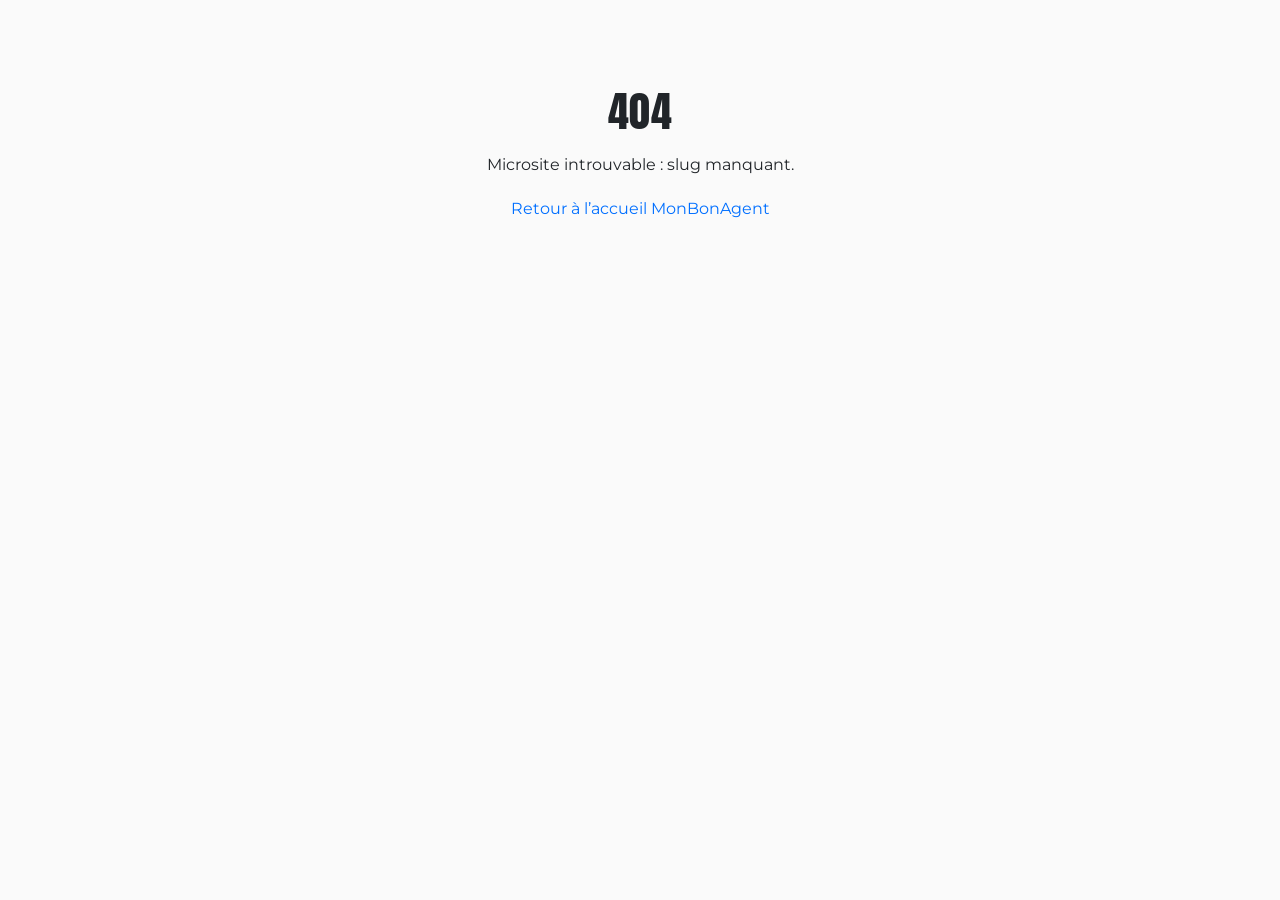
<file: agent-site.html>
<!DOCTYPE html>
<html lang="fr">
<head>
<meta charset="UTF-8">
<meta name="viewport" content="width=device-width,initial-scale=1">
<title>Chargement…</title>
<meta name="description" content="Microsite MonBonAgent — L'agent immobilier qui soutient les commerçants de votre ville.">
<link href="https://fonts.googleapis.com/css2?family=Montserrat:wght@300;400;500;600;700;800&family=Anton&display=swap" rel="stylesheet">
<link href="https://cdnjs.cloudflare.com/ajax/libs/font-awesome/6.5.1/css/all.min.css" rel="stylesheet">
<style>
:root{
  --primary:#006fff;--primary-hover:#0050cc;
  --dark:#212529;--light:#6c757d;--bg:#fafafa;
  --radius:12px;--card-shadow:0 2px 15px rgba(0,0,0,.08);
}
*{margin:0;padding:0;box-sizing:border-box}
body{font-family:'Montserrat',sans-serif;background:var(--bg);color:var(--dark);line-height:1.5}
a{text-decoration:none;color:inherit}
img{max-width:100%;display:block}
.container{max-width:1200px;margin:0 auto;padding:0 20px}

/* Nav */
nav{background:#fff;box-shadow:0 2px 10px rgba(0,0,0,.06);position:sticky;top:0;z-index:100;padding:12px 0}
nav .container{display:flex;align-items:center;justify-content:space-between;flex-wrap:wrap;gap:12px}
.brand{font-size:20px;font-weight:700;color:var(--primary)}
.brand span{color:#000}
.nav-links{display:flex;gap:22px;align-items:center;flex-wrap:wrap}
.nav-links a{font-weight:500;font-size:14px}
.nav-links a:hover{color:var(--primary)}
.nav-cta{background:var(--primary);color:#fff!important;padding:8px 18px;border-radius:8px}
.nav-cta:hover{background:var(--primary-hover)}

/* Hero */
.hero{background:linear-gradient(rgba(0,0,0,.55),rgba(0,0,0,.55)) center/cover;color:#fff;padding:90px 0 110px;text-align:center;position:relative}
.hero h1{font-size:clamp(30px,5vw,46px);font-weight:700;margin-bottom:14px}
.hero .sub{font-size:17px;opacity:.92;max-width:720px;margin:0 auto 28px}
.hero .badge{display:inline-block;background:rgba(255,255,255,.15);padding:6px 16px;border-radius:50px;font-size:13px;margin-bottom:16px;backdrop-filter:blur(6px)}
.agent-card{max-width:640px;margin:-60px auto 0;background:#fff;border-radius:var(--radius);box-shadow:var(--card-shadow);padding:24px;display:flex;gap:20px;align-items:center;position:relative;z-index:5}
.agent-card .photo{width:100px;height:100px;border-radius:50%;background:#eee center/cover;border:4px solid #fff;box-shadow:0 4px 14px rgba(0,0,0,.12);flex-shrink:0}
.agent-card h3{font-size:20px;margin-bottom:4px}
.agent-card .role{color:var(--light);font-size:14px;margin-bottom:10px}
.agent-card .cta-row{display:flex;gap:10px;flex-wrap:wrap}
.agent-card .cta-row a{display:inline-flex;align-items:center;gap:6px;padding:8px 14px;border-radius:8px;font-size:13px;font-weight:500;border:1px solid #e0e0e0}
.agent-card .cta-row a.primary{background:var(--primary);color:#fff;border-color:var(--primary)}
.agent-card .cta-row a:hover{transform:translateY(-1px)}

/* Sections */
section{padding:60px 0}
section.alt{background:#fff}
.section-title{text-align:center;margin-bottom:36px}
.section-title h2{font-size:28px;font-weight:700;margin-bottom:8px}
.section-title p{color:var(--light)}

/* Grid cards */
.grid{display:grid;grid-template-columns:repeat(auto-fill,minmax(260px,1fr));gap:20px}
.card{background:#fff;border-radius:var(--radius);box-shadow:var(--card-shadow);overflow:hidden;transition:transform .2s}
.card:hover{transform:translateY(-3px)}
.card .body{padding:18px}
.card h4{font-size:16px;margin-bottom:6px}
.card .meta{color:var(--light);font-size:13px}
.card .tag{display:inline-block;background:#f0f0f0;color:var(--dark);padding:3px 10px;border-radius:50px;font-size:11px;margin-top:8px}
.empty{text-align:center;color:var(--light);padding:40px 20px;background:#fff;border-radius:var(--radius);border:1px dashed #e0e0e0}

/* About */
.about-box{background:#fff;padding:32px;border-radius:var(--radius);box-shadow:var(--card-shadow);max-width:820px;margin:0 auto}
.about-box p{margin-bottom:14px;color:#444}
.specialties{display:flex;flex-wrap:wrap;gap:8px;margin-top:14px}
.specialties span{background:var(--primary);color:#fff;padding:5px 13px;border-radius:50px;font-size:12px;font-weight:500}

/* Contest banner */
.contest-banner{background:linear-gradient(135deg,var(--primary),var(--primary-hover));color:#fff;padding:40px 30px;border-radius:var(--radius);text-align:center;margin:20px 0}
.contest-banner h3{font-size:24px;margin-bottom:8px}
.contest-banner a{display:inline-block;background:#fff;color:var(--primary);padding:11px 26px;border-radius:8px;font-weight:600;margin-top:14px}

/* Footer */
footer{background:#1a1a1a;color:#ccc;padding:50px 0 20px;margin-top:40px}
footer h5{color:#fff;font-size:14px;font-weight:600;text-transform:uppercase;letter-spacing:.5px;margin-bottom:14px}
.footer-grid{display:grid;grid-template-columns:repeat(auto-fit,minmax(200px,1fr));gap:30px;margin-bottom:30px}
.footer-grid ul{list-style:none}
.footer-grid li{margin-bottom:8px}
.footer-grid a{color:#aaa;font-size:13px;transition:.2s}
.footer-grid a:hover{color:#fff}
.footer-bottom{border-top:1px solid #333;padding-top:20px;text-align:center;font-size:12px;color:#888}
.footer-bottom a{color:#bbb;margin:0 10px}

/* Single page view */
.page-view{background:#fff;padding:40px 30px;border-radius:var(--radius);box-shadow:var(--card-shadow);margin-bottom:40px;max-width:820px;margin-left:auto;margin-right:auto}
.page-view h1{font-size:28px;margin-bottom:20px;color:var(--dark)}
.page-view h2{font-size:19px;margin:22px 0 10px;color:var(--dark)}
.page-view p{margin-bottom:12px;color:#444;line-height:1.7}
.page-view ul{margin:0 0 14px 22px;color:#444}
.page-view a{color:var(--primary);text-decoration:underline}
.back-btn{display:inline-block;margin-bottom:20px;color:var(--primary);font-weight:500}
.back-btn:hover{text-decoration:underline}

/* Loading */
.loading{text-align:center;padding:80px 20px;color:var(--light)}
.loading i{font-size:34px;animation:spin 1s linear infinite;margin-bottom:14px;display:block}
@keyframes spin{to{transform:rotate(360deg)}}

/* 404 */
.error-box{text-align:center;padding:80px 20px}
.error-box h1{font-size:42px;margin-bottom:10px}

@media (max-width:640px){
  .agent-card{flex-direction:column;text-align:center}
  .agent-card .cta-row{justify-content:center}
  .hero{padding:60px 0 90px}
}
</style>
<link rel="stylesheet" href="/assets/gh-theme.css">
</head>
<body>

<div id="app">
  <div class="loading"><i class="fas fa-spinner"></i>Chargement du microsite…</div>
</div>

<script>
(function(){
  const qs = new URLSearchParams(location.search);
  const slug = qs.get('slug');
  const pageSlug = qs.get('page');

  function esc(s){ return String(s==null?'':s).replace(/[&<>"']/g, c => ({'&':'&amp;','<':'&lt;','>':'&gt;','"':'&quot;',"'":'&#39;'}[c])); }

  function applyBrand(brand){
    if(!brand) return;
    const r = document.documentElement.style;
    if(brand.primary) r.setProperty('--primary', brand.primary);
    if(brand.primary_hover || brand.primaryHover) r.setProperty('--primary-hover', brand.primary_hover || brand.primaryHover);
    if(brand.dark) r.setProperty('--dark', brand.dark);
    if(brand.bg) r.setProperty('--bg', brand.bg);
  }

  function renderError(msg){
    document.getElementById('app').innerHTML =
      '<div class="error-box"><h1>404</h1><p>'+esc(msg)+'</p><p style="margin-top:20px"><a href="https://monbonagent.vercel.app" style="color:var(--primary)">Retour à l\u2019accueil MonBonAgent</a></p></div>';
  }

  function renderHeader(agent){
    const fullName = agent.name + (agent.title ? ' — ' + agent.title : '');
    return (
      '<nav><div class="container">'+
        '<a class="brand" href="/agent/'+esc(agent.slug)+'">Mon<span>Bon</span>Agent · '+esc(agent.name.split(' ')[0])+'</a>'+
        '<div class="nav-links">'+
          '<a href="#commercants">Commerçants</a>'+
          '<a href="#blog">Blog</a>'+
          '<a href="#about">À propos</a>'+
          (agent.phone ? '<a class="nav-cta" href="tel:'+esc(agent.phone)+'"><i class="fas fa-phone"></i> '+esc(agent.phone)+'</a>' : '')+
        '</div>'+
      '</div></nav>'
    );
  }

  function renderFooter(agent, footer){
    let sectionsHtml = '';
    (footer.sections || []).forEach(s => {
      sectionsHtml += '<div><h5>'+esc(s.title)+'</h5><ul>';
      (s.links || []).forEach(l => {
        const url = l.url || '#';
        let finalHref = url;
        const m = /footer-page\.html\?slug=([^&]+)/.exec(url);
        if(m) finalHref = '/agent/'+encodeURIComponent(agent.slug)+'/'+m[1];
        else if(url.startsWith('/')) finalHref = '/agent/'+encodeURIComponent(agent.slug)+url;
        sectionsHtml += '<li><a href="'+esc(finalHref)+'">'+esc(l.label)+'</a></li>';
      });
      sectionsHtml += '</ul></div>';
    });
    return (
      '<footer><div class="container">'+
        '<div class="footer-grid">'+sectionsHtml+'</div>'+
        '<div class="footer-bottom">© '+new Date().getFullYear()+' MonBonAgent · '+esc(agent.name)+
          (agent.agency ? ' — '+esc(agent.agency) : '')+'</div>'+
      '</div></footer>'
    );
  }

  async function loadSite(){
    try{
      const r = await fetch('/api/agent-site?slug='+encodeURIComponent(slug));
      const data = await r.json();
      if(!data.ok){ renderError(data.error === 'agent_not_found' ? 'Ce microsite n\u2019existe pas.' : (data.error || 'Erreur')); return; }
      applyBrand(data.agent.brand);
      document.title = data.agent.name + (data.agent.title ? ' — '+data.agent.title : '') + ' · MonBonAgent';

      const a = data.agent;
      const coverBg = a.cover_url ? 'background-image:linear-gradient(rgba(0,0,0,.55),rgba(0,0,0,.55)),url(\''+esc(a.cover_url)+'\')' : 'background:linear-gradient(135deg,var(--primary),var(--primary-hover))';
      const photo = a.photo_url ? 'background-image:url(\''+esc(a.photo_url)+'\');background-size:cover;background-position:center' : 'background:#eee;display:flex;align-items:center;justify-content:center;color:#888;font-size:36px';
      const photoInner = a.photo_url ? '' : '<i class="fas fa-user"></i>';

      let merchantsHtml = '';
      if((data.merchants||[]).length){
        merchantsHtml = '<div class="grid">';
        data.merchants.forEach(m => {
          merchantsHtml += '<a class="card" href="/merchant?slug='+esc(m.slug)+'"><div class="body"><h4>'+esc(m.name)+'</h4><div class="meta"><i class="fas fa-store"></i> Commerce local</div></div></a>';
        });
        merchantsHtml += '</div>';
      } else {
        merchantsHtml = '<div class="empty">Les premiers commerçants partenaires arrivent bientôt. Vous êtes commerçant ? <a href="/agent/'+esc(a.slug)+'/vous-etes-commercant" style="color:var(--primary)">Rejoignez-nous</a>.</div>';
      }

      let blogHtml = '';
      if((data.blog||[]).length){
        blogHtml = '<div class="grid">';
        data.blog.forEach(p => {
          const d = p.published_at ? new Date(p.published_at).toLocaleDateString('fr-FR',{day:'numeric',month:'long',year:'numeric'}) : '';
          blogHtml += '<div class="card"><div class="body"><h4>'+esc(p.title)+'</h4><div class="meta">'+esc(d)+'</div></div></div>';
        });
        blogHtml += '</div>';
      } else {
        blogHtml = '<div class="empty">Premier article en préparation.</div>';
      }

      let contestHtml = '';
      if(data.contest){
        contestHtml = '<div class="contest-banner"><h3><i class="fas fa-gift"></i> Jeu-concours en cours : '+esc(data.contest.title)+'</h3><p>Participez gratuitement, sans obligation d\u2019achat.</p><a href="/contest.html?slug='+esc(data.contest.slug)+'">Tenter ma chance</a></div>';
      }

      let specialtiesHtml = '';
      if((a.specialties||[]).length){
        specialtiesHtml = '<div class="specialties">'+a.specialties.map(s => '<span>'+esc(s)+'</span>').join('')+'</div>';
      }

      const html =
        renderHeader(a)+
        '<section class="hero" style="'+coverBg+'">'+
          '<div class="container">'+
            (a.city && a.city.name ? '<div class="badge"><i class="fas fa-map-marker-alt"></i> '+esc(a.city.name)+'</div>' : '')+
            '<h1>'+esc(a.name)+(a.title ? ' — '+esc(a.title) : '')+'</h1>'+
            '<p class="sub">'+esc(a.signature || 'L\u2019immobilier et le commerce local, la main dans la main.')+'</p>'+
          '</div>'+
        '</section>'+
        '<div class="container"><div class="agent-card">'+
          '<div class="photo" style="'+photo+'">'+photoInner+'</div>'+
          '<div style="flex:1">'+
            '<h3>'+esc(a.name)+'</h3>'+
            '<div class="role">'+esc(a.title || 'Conseiller immobilier')+(a.agency?' · '+esc(a.agency):'')+'</div>'+
            '<div class="cta-row">'+
              (a.phone?'<a class="primary" href="tel:'+esc(a.phone)+'"><i class="fas fa-phone"></i> Appeler</a>':'')+
              (a.whatsapp?'<a href="https://wa.me/'+esc(a.whatsapp.replace(/[^0-9]/g,''))+'"><i class="fab fa-whatsapp"></i> WhatsApp</a>':'')+
              (a.email?'<a href="mailto:'+esc(a.email)+'"><i class="fas fa-envelope"></i> Email</a>':'')+
              (a.linkedin_url?'<a href="'+esc(a.linkedin_url)+'" target="_blank"><i class="fab fa-linkedin"></i></a>':'')+
            '</div>'+
          '</div>'+
        '</div></div>'+
        (contestHtml ? '<div class="container">'+contestHtml+'</div>' : '')+
        '<section id="commercants"><div class="container"><div class="section-title"><h2>Commerçants du quartier</h2><p>Découvrez les pépites locales que je soutiens.</p></div>'+merchantsHtml+'</div></section>'+
        '<section id="blog" class="alt"><div class="container"><div class="section-title"><h2>Blog & magazine local</h2><p>Mes derniers articles sur le quartier, l\u2019immobilier et les bonnes adresses.</p></div>'+blogHtml+'</div></section>'+
        '<section id="about"><div class="container"><div class="section-title"><h2>À propos de '+esc(a.name.split(' ')[0])+'</h2></div><div class="about-box">'+
          '<p>'+esc(a.bio || 'Conseiller immobilier de proximité, je mets ma connaissance du quartier au service des habitants et des commerçants.')+'</p>'+
          specialtiesHtml+
        '</div></div></section>'+
        renderFooter(a, data.footer);

      document.getElementById('app').innerHTML = html;
    }catch(e){
      renderError('Erreur de chargement : '+e.message);
    }
  }

  async function loadPage(){
    try{
      const r = await fetch('/api/agent-site?slug='+encodeURIComponent(slug)+'&page='+encodeURIComponent(pageSlug));
      const data = await r.json();
      if(!data.ok){ renderError(data.error === 'page_not_found' ? 'Cette page n\u2019existe pas.' : (data.error || 'Erreur')); return; }
      applyBrand(data.agent.brand);
      document.title = data.page.title + ' · MonBonAgent';
      const html =
        '<nav><div class="container">'+
          '<a class="brand" href="/agent/'+esc(data.agent.slug)+'">Mon<span>Bon</span>Agent · '+esc(data.agent.name.split(' ')[0])+'</a>'+
          '<div class="nav-links"><a class="nav-cta" href="/agent/'+esc(data.agent.slug)+'"><i class="fas fa-arrow-left"></i> Retour au site</a></div>'+
        '</div></nav>'+
        '<div class="container" style="padding-top:30px">'+
          '<a class="back-btn" href="/agent/'+esc(data.agent.slug)+'"><i class="fas fa-arrow-left"></i> Retour</a>'+
          '<div class="page-view">'+data.page.body_html+'</div>'+
        '</div>';
      document.getElementById('app').innerHTML = html;
    }catch(e){
      renderError('Erreur de chargement : '+e.message);
    }
  }

  if(!slug){ renderError('Microsite introuvable : slug manquant.'); return; }
  if(pageSlug) loadPage(); else loadSite();
})();
</script>
</body>
</html>
</file>
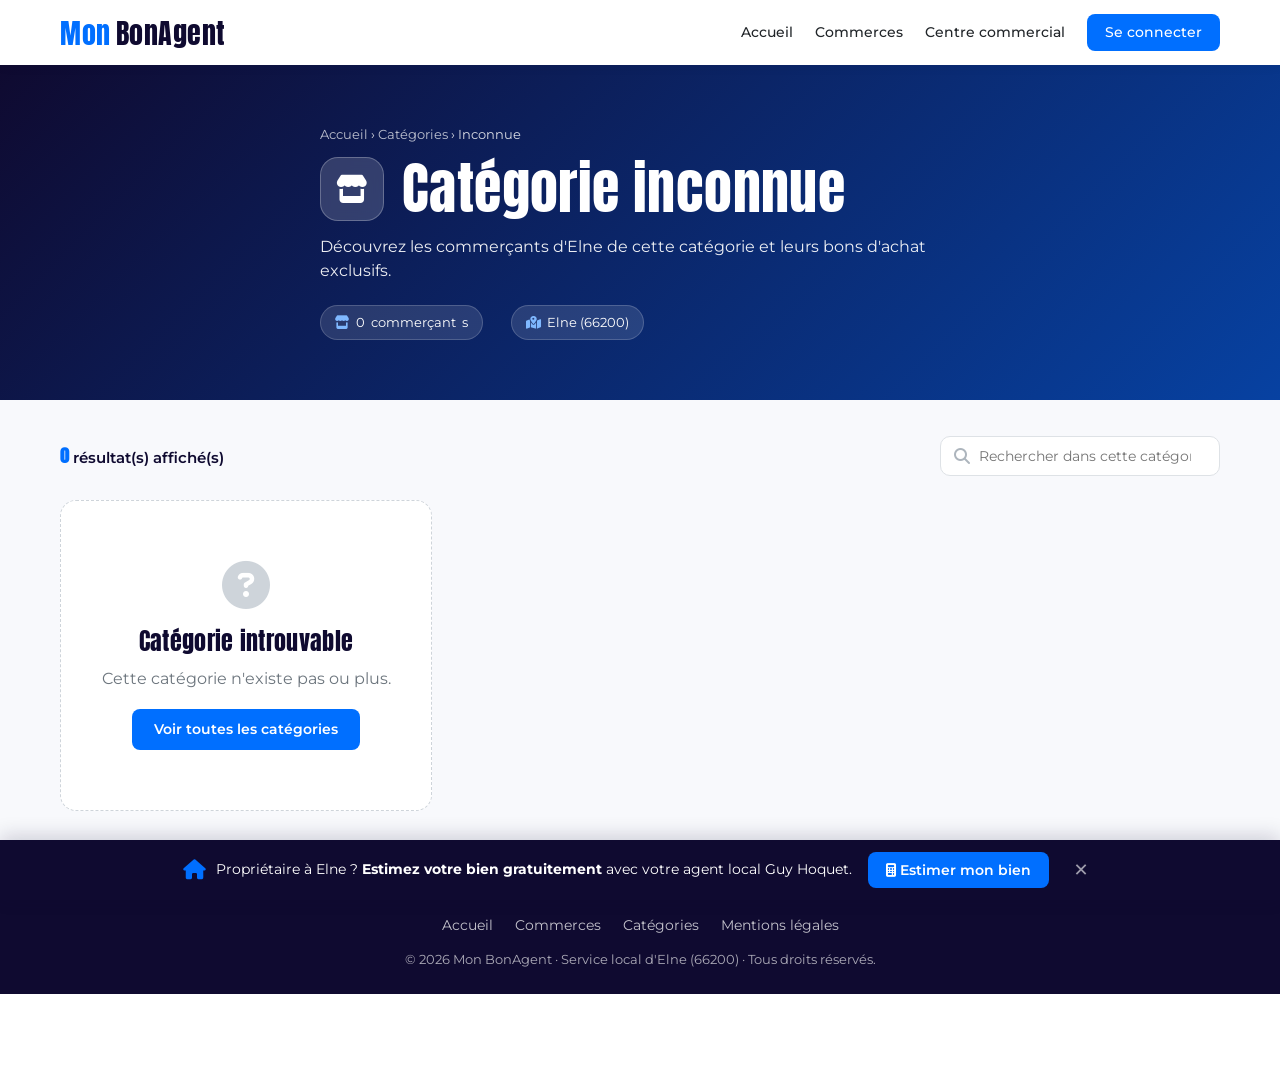
<file: categorie.html>
<!DOCTYPE html>
<html lang="fr">
<head>
<meta charset="UTF-8">
<meta name="viewport" content="width=device-width,initial-scale=1.0">
<title>Catégorie — MonBonAgent</title>
<meta name="description" content="Tous les commerçants d'Elne dans cette catégorie, avec leurs bons d'achat exclusifs.">
<link href="https://fonts.googleapis.com/css2?family=Montserrat:wght@300;400;500;600;700;800&family=Anton&display=swap" rel="stylesheet">
<link href="https://cdnjs.cloudflare.com/ajax/libs/font-awesome/6.5.1/css/all.min.css" rel="stylesheet">
<link rel="stylesheet" href="/assets/gh-theme.css">
<link rel="stylesheet" href="/assets/components.css">
<link rel="stylesheet" href="/assets/commerces.css">
<style>
* { margin: 0; padding: 0; box-sizing: border-box; }
body { font-family: "Montserrat", sans-serif; background: #fff; color: #212529; line-height: 1.5; }
a { color: inherit; text-decoration: none; }
.container { max-width: 1200px; margin: 0 auto; padding: 0 20px; }

nav { background: #fff; padding: 14px 0; box-shadow: 0 2px 10px rgba(15,10,48,.06); position: sticky; top: 0; z-index: 100; }
nav .container { display: flex; align-items: center; justify-content: space-between; gap: 16px; }
.logo { font-family: "Anton", sans-serif; font-size: 24px; color: var(--gh-bleu-cyan); letter-spacing: .5px; }
.logo span { color: var(--gh-bleu-iris); }
.nav-links { display: flex; gap: 22px; align-items: center; }
.nav-links a { font-weight: 500; font-size: 14px; }
.nav-links a:hover { color: var(--gh-bleu-cyan); }
.nav-cta { background: var(--gh-bleu-cyan); color: #fff !important; padding: 8px 18px; border-radius: 8px; }
.nav-cta:hover { background: var(--gh-bleu-cyan-hover); }

/* Hero catégorie */
.cat-hero {
  position: relative;
  min-height: 320px;
  display: flex;
  align-items: center;
  color: #fff;
  isolation: isolate;
  overflow: hidden;
}
.cat-hero-bg {
  position: absolute; inset: 0;
  background-size: cover; background-position: center;
  z-index: -2;
  background-color: var(--gh-bleu-iris);
}
.cat-hero::before {
  content: ""; position: absolute; inset: 0;
  background: linear-gradient(135deg, rgba(15,10,48,.78) 0%, rgba(0,111,255,.55) 100%);
  z-index: -1;
}
.cat-hero .container { padding: 60px 20px; }
.cat-breadcrumb { font-family: "Montserrat", sans-serif; font-size: 13px; opacity: .85; margin-bottom: 12px; }
.cat-breadcrumb a { color: #fff; opacity: .85; }
.cat-breadcrumb a:hover { opacity: 1; text-decoration: underline; }
.cat-hero-title {
  display: flex; align-items: center; gap: 18px;
  font-family: "Anton", sans-serif;
  font-size: clamp(34px, 5vw, 56px);
  letter-spacing: .4px;
  margin-bottom: 14px; line-height: 1.05;
}
.cat-hero-title .cat-hero-icon {
  width: 64px; height: 64px;
  border-radius: 18px;
  background: rgba(255,255,255,.16);
  border: 1px solid rgba(255,255,255,.25);
  display: inline-flex; align-items: center; justify-content: center;
  font-size: 28px;
  flex-shrink: 0;
  backdrop-filter: blur(6px);
  -webkit-backdrop-filter: blur(6px);
}
.cat-hero-lead {
  font-family: "Montserrat", sans-serif;
  font-size: 16px;
  opacity: .92;
  max-width: 640px;
  margin-bottom: 22px;
}
.cat-hero-stats { display: flex; gap: 28px; flex-wrap: wrap; }
.cat-hero-stats .pill {
  display: inline-flex; align-items: center; gap: 6px;
  background: rgba(255,255,255,.12);
  border: 1px solid rgba(255,255,255,.18);
  padding: 7px 14px; border-radius: 999px;
  font-family: "Montserrat", sans-serif; font-size: 13px;
}
.cat-hero-stats .pill i { color: #7fb8ff; }

/* Section listing */
.cat-listing { padding: 36px 0 60px; background: #f8f9fc; }
.cat-controls {
  display: flex;
  align-items: center;
  justify-content: space-between;
  gap: 14px;
  flex-wrap: wrap;
  margin-bottom: 24px;
}
.cat-count {
  font-family: "Montserrat", sans-serif;
  font-size: 15px;
  font-weight: 600;
  color: var(--gh-bleu-iris);
}
.cat-count strong { color: var(--gh-bleu-cyan); font-size: 18px; font-family: "Anton", sans-serif; letter-spacing: .3px; }
.cat-search { position: relative; }
.cat-search input {
  width: 280px;
  padding: 10px 14px 10px 38px;
  border: 1.5px solid #dee2e6;
  border-radius: 10px;
  font-family: "Montserrat", sans-serif;
  font-size: 14px;
  outline: none;
}
.cat-search input:focus { border-color: var(--gh-bleu-cyan); }
.cat-search i { position: absolute; left: 14px; top: 50%; transform: translateY(-50%); color: #adb5bd; }

.cat-grid {
  display: grid;
  grid-template-columns: repeat(auto-fill, minmax(280px, 1fr));
  gap: 22px;
}

.cat-empty {
  background: #fff;
  border: 1px dashed #ced4da;
  border-radius: 16px;
  padding: 60px 30px;
  text-align: center;
  color: #6c757d;
  font-family: "Montserrat", sans-serif;
}
.cat-empty i { font-size: 48px; color: #ced4da; margin-bottom: 14px; display: block; }
.cat-empty h2 { font-family: "Anton", sans-serif; font-size: 24px; color: var(--gh-bleu-iris); margin-bottom: 8px; letter-spacing: .3px; }
.cat-empty p { margin-bottom: 18px; }
.cat-empty .btn {
  display: inline-block;
  background: var(--gh-bleu-cyan); color: #fff;
  padding: 10px 22px; border-radius: 8px;
  font-weight: 600; font-size: 14px; text-decoration: none;
}

/* Footer */
footer { background: var(--gh-bleu-iris); color: #fff; padding: 44px 0 24px; text-align: center; }
footer p { opacity: .65; font-size: 13px; margin-top: 12px; }
.footer-links { display: flex; justify-content: center; gap: 22px; margin-bottom: 14px; flex-wrap: wrap; }
.footer-links a { color: #fff; opacity: .75; font-size: 14px; }
.footer-links a:hover { opacity: 1; color: var(--gh-bleu-cyan); }

@media (max-width: 600px) {
  .cat-hero { min-height: 240px; }
  .cat-hero .container { padding: 36px 20px; }
  .cat-hero-title .cat-hero-icon { width: 48px; height: 48px; font-size: 22px; }
  .cat-search input { width: 180px; }
}
</style>
</head>
<body>

<nav>
  <div class="container">
    <a href="/" class="logo"><span class="logo-mon">Mon</span> <span class="logo-bonagent">BonAgent</span></a>
    <div class="nav-links">
      <a href="/">Accueil</a>
      <a href="/commerces.html">Commerces</a>
      <a href="/centre-commercial-jacques-albert.html">Centre commercial</a>
      <a href="/login.html" class="nav-cta">Se connecter</a>
    </div>
  </div>
</nav>

<header class="cat-hero" id="cat-hero">
  <div class="cat-hero-bg" id="cat-hero-bg"></div>
  <div class="container">
    <div class="cat-breadcrumb">
      <a href="/">Accueil</a> &rsaquo; <a href="/#categories-grid">Catégories</a> &rsaquo; <span id="cat-breadcrumb-current">…</span>
    </div>
    <h1 class="cat-hero-title">
      <span class="cat-hero-icon"><i class="fas fa-store" id="cat-hero-icon-i"></i></span>
      <span id="cat-hero-name">Catégorie</span>
    </h1>
    <p class="cat-hero-lead" id="cat-hero-lead">Découvrez les commerçants d'Elne de cette catégorie et leurs bons d'achat exclusifs.</p>
    <div class="cat-hero-stats">
      <div class="pill"><i class="fas fa-store"></i> <span id="cat-merchant-count">0</span> commerçant<span id="cat-merchant-s">s</span></div>
      <div class="pill"><i class="fas fa-map-location-dot"></i> Elne (66200)</div>
    </div>
  </div>
</header>

<section class="cat-listing">
  <div class="container">
    <div class="cat-controls">
      <div class="cat-count"><strong id="cat-results-count">0</strong> résultat(s) affiché(s)</div>
      <div class="cat-search">
        <i class="fas fa-search"></i>
        <input type="search" id="cat-search-input" placeholder="Rechercher dans cette catégorie…">
      </div>
    </div>
    <div class="cat-grid" id="cat-grid">
      <div class="cat-empty"><i class="fas fa-spinner fa-spin"></i><p>Chargement des commerçants…</p></div>
    </div>
  </div>
</section>

<aside class="immo-soft-bar" id="immo-soft-bar">
  <div class="immo-soft-bar-text">
    <i class="fas fa-house"></i>
    <span>Propriétaire à Elne ? <strong>Estimez votre bien gratuitement</strong> avec votre agent local Guy Hoquet.</span>
  </div>
  <a class="immo-soft-bar-cta" href="https://estime66.vercel.app?utm_source=monbonagent&utm_medium=immo_bar&utm_campaign=categorie" target="_blank" rel="noopener">
    <i class="fas fa-calculator"></i> Estimer mon bien
  </a>
  <button class="immo-soft-bar-close" aria-label="Fermer">✕</button>
</aside>

<footer>
  <div class="container">
    <div class="footer-links">
      <a href="/">Accueil</a>
      <a href="/commerces.html">Commerces</a>
      <a href="/#categories-grid">Catégories</a>
      <a href="/footer-page.html">Mentions légales</a>
    </div>
    <p>© 2026 Mon BonAgent · Service local d'Elne (66200) · Tous droits réservés.</p>
  </div>
</footer>

<script src="/assets/components.js"></script>
<script>
/* Mapping slug → catégorie d'affichage + photo + icône + sous-catégories du JSON */
const CAT_MAP = {
  'alimentation':       { label: 'Alimentation',          icon: 'fa-basket-shopping',  photo: 'photo-1542838132-92c53300491e', match: /boulang|patiss|super|epicer|alim|bouch|poisson|primeur|caviste|tabac|conserver|fruit/i },
  'escapades':          { label: 'Escapades',             icon: 'fa-suitcase-rolling', photo: 'photo-1488646953014-85cb44e25828', match: /voyage|hotel|hebergement|escapade/i },
  'maison':             { label: 'Maison',                icon: 'fa-couch',            photo: 'photo-1556909114-f6e7ad7d3136', match: /decor|mobilier|cuisinist|jardin|bricolage|electromenager|menuiser|plomb|carrel|peint/i },
  'restaurants':        { label: 'Restaurants',           icon: 'fa-utensils',         photo: 'photo-1517248135467-4c7edcad34c4', match: /restau|fast.?food|caf|bar|pub|traiteur/i },
  'sante-bien-etre':    { label: 'Santé & bien-être',     icon: 'fa-spa',              photo: 'photo-1518611012118-696072aa579a', match: /pharm|medecin|dentist|coiff|beaut|paramedical|soin|compl|optic|vet/i },
  'services':           { label: 'Services',              icon: 'fa-screwdriver-wrench', photo: 'photo-1581094794329-c8112a89af12', match: /service|pressing|cordonn|banque|assur|comptable|avocat|conseil|fun/i },
  'divertissement':     { label: 'Divertissement',        icon: 'fa-masks-theater',    photo: 'photo-1543007630-9710e4a00a20', match: /billett|spectacle|disqua|librair|art/i },
  'animaux':            { label: 'Animaux',               icon: 'fa-paw',              photo: 'photo-1543466835-00a7907e9de1', match: /veter|animal|toilett/i },
  'vetements-mode':     { label: 'Vêtements & mode',      icon: 'fa-shirt',            photo: 'photo-1445205170230-053b83016050', match: /mode|vetement|chauss|bijouter|parfum|cosmetique/i },
  'sports-activites':   { label: 'Sports & activités',    icon: 'fa-person-running',   photo: 'photo-1571019613454-1cb2f99b2d8b', match: /sport|velo|scooter|fitness/i },
  'bebes-enfants':      { label: 'Bébés & enfants',       icon: 'fa-baby',             photo: 'photo-1519689680058-324335c77eba', match: /jeu|jouet|bebe|enfant|maternit/i },
  'vins-spiritueux':    { label: 'Vins & spiritueux',     icon: 'fa-wine-glass',       photo: 'photo-1510626176961-4b57d4fbad03', match: /caviste|vin|spiritueux|alcool/i }
};

function escapeHtml(s){return (s==null?'':String(s)).replace(/[&<>"']/g,c=>({'&':'&amp;','<':'&lt;','>':'&gt;','"':'&quot;',"'":'&#39;'}[c]));}

(async function () {
  const url = new URL(location.href);
  const slug = (url.searchParams.get('slug') || '').toLowerCase().trim();
  const cat = CAT_MAP[slug];

  if (!cat) {
    document.getElementById('cat-hero-name').textContent = 'Catégorie inconnue';
    document.getElementById('cat-breadcrumb-current').textContent = 'Inconnue';
    document.getElementById('cat-grid').innerHTML = `
      <div class="cat-empty">
        <i class="fas fa-circle-question"></i>
        <h2>Catégorie introuvable</h2>
        <p>Cette catégorie n'existe pas ou plus.</p>
        <a class="btn" href="/#categories-grid">Voir toutes les catégories</a>
      </div>`;
    return;
  }

  /* Hero */
  document.title = `${cat.label} — MonBonAgent`;
  document.getElementById('cat-hero-name').textContent = cat.label;
  document.getElementById('cat-hero-icon-i').className = `fas ${cat.icon}`;
  document.getElementById('cat-breadcrumb-current').textContent = cat.label;
  document.getElementById('cat-hero-bg').style.backgroundImage = `url('https://images.unsplash.com/${cat.photo}?auto=format&fit=crop&w=1600&q=70')`;
  document.getElementById('cat-hero-lead').textContent = `Tous les commerçants d'Elne dans la catégorie « ${cat.label} » et leurs bons d'achat exclusifs.`;

  /* Charge le JSON annuaire + filtre */
  let commerces = [];
  try {
    const r = await fetch('/data/commerces-elne.json');
    const data = await r.json();
    commerces = data.commerces || [];
  } catch (e) {
    console.error('Erreur chargement annuaire:', e);
  }

  const filtered = commerces.filter(c => cat.match.test((c.categorie || '') + ' ' + (c.nom || '')));
  document.getElementById('cat-merchant-count').textContent = filtered.length;
  document.getElementById('cat-merchant-s').textContent = filtered.length > 1 ? 's' : '';
  document.getElementById('cat-results-count').textContent = filtered.length;

  if (!filtered.length) {
    document.getElementById('cat-grid').innerHTML = `
      <div class="cat-empty">
        <i class="fas fa-store-slash"></i>
        <h2>Aucun commerce pour l'instant</h2>
        <p>Nous travaillons à référencer plus de commerçants dans la catégorie « ${escapeHtml(cat.label)} ».<br>Revenez bientôt ou explorez les autres catégories.</p>
        <a class="btn" href="/#categories-grid">Voir toutes les catégories</a>
      </div>`;
    return;
  }

  function renderCard(c) {
    const phone = c.telephone ? c.telephone : '';
    const telHref = phone ? 'tel:' + phone.replace(/\s+/g, '') : '';
    const partenaire = c.partenaire === true;
    return `
      <article class="commerce-card" data-name="${escapeHtml((c.nom||'').toLowerCase())}">
        <div class="commerce-card-header">
          <div class="commerce-icon"><i class="fas ${escapeHtml(c.icone || cat.icon)}"></i></div>
          <div class="commerce-title">
            <h3>${escapeHtml(c.nom || 'Commerce')}</h3>
            <span class="commerce-cat">${escapeHtml(c.categorie || cat.label)}</span>
          </div>
        </div>
        <div class="commerce-card-body">
          ${c.adresse ? `<div class="meta-row"><i class="fas fa-map-marker-alt"></i><span>${escapeHtml(c.adresse)}</span></div>` : ''}
          ${phone ? `<div class="meta-row"><i class="fas fa-phone"></i><a href="${escapeHtml(telHref)}">${escapeHtml(phone)}</a></div>` : ''}
          ${c.site_web ? `<div class="meta-row"><i class="fas fa-globe"></i><a href="${escapeHtml(c.site_web)}" target="_blank" rel="noopener">${escapeHtml(c.site_web.replace(/^https?:\/\//,'').replace(/\/$/,''))}</a></div>` : ''}
        </div>
        <div class="commerce-card-footer">
          ${partenaire ? '<span class="commerce-badge partenaire"><i class="fas fa-check-circle"></i> Partenaire</span>' : '<span class="commerce-badge annuaire">Annuaire local</span>'}
          <a class="commerce-cta" href="${escapeHtml(c.lien_maps || ('https://www.google.com/maps/search/?api=1&query=' + encodeURIComponent((c.nom||'') + ' ' + (c.adresse||'') + ' Elne')))}" target="_blank" rel="noopener">
            <i class="fas fa-map"></i> Google Maps
          </a>
        </div>
      </article>`;
  }

  let visible = filtered.slice();
  function rerender() {
    const grid = document.getElementById('cat-grid');
    if (!visible.length) {
      grid.innerHTML = `<div class="cat-empty"><i class="fas fa-search"></i><p>Aucun résultat.</p></div>`;
    } else {
      grid.innerHTML = visible.map(renderCard).join('');
    }
    document.getElementById('cat-results-count').textContent = visible.length;
  }
  rerender();

  /* Recherche locale */
  const input = document.getElementById('cat-search-input');
  input.addEventListener('input', () => {
    const q = input.value.trim().toLowerCase();
    visible = q ? filtered.filter(c => (c.nom || '').toLowerCase().includes(q) || (c.categorie || '').toLowerCase().includes(q)) : filtered.slice();
    rerender();
  });
})();
</script>

</body>
</html>
</file>
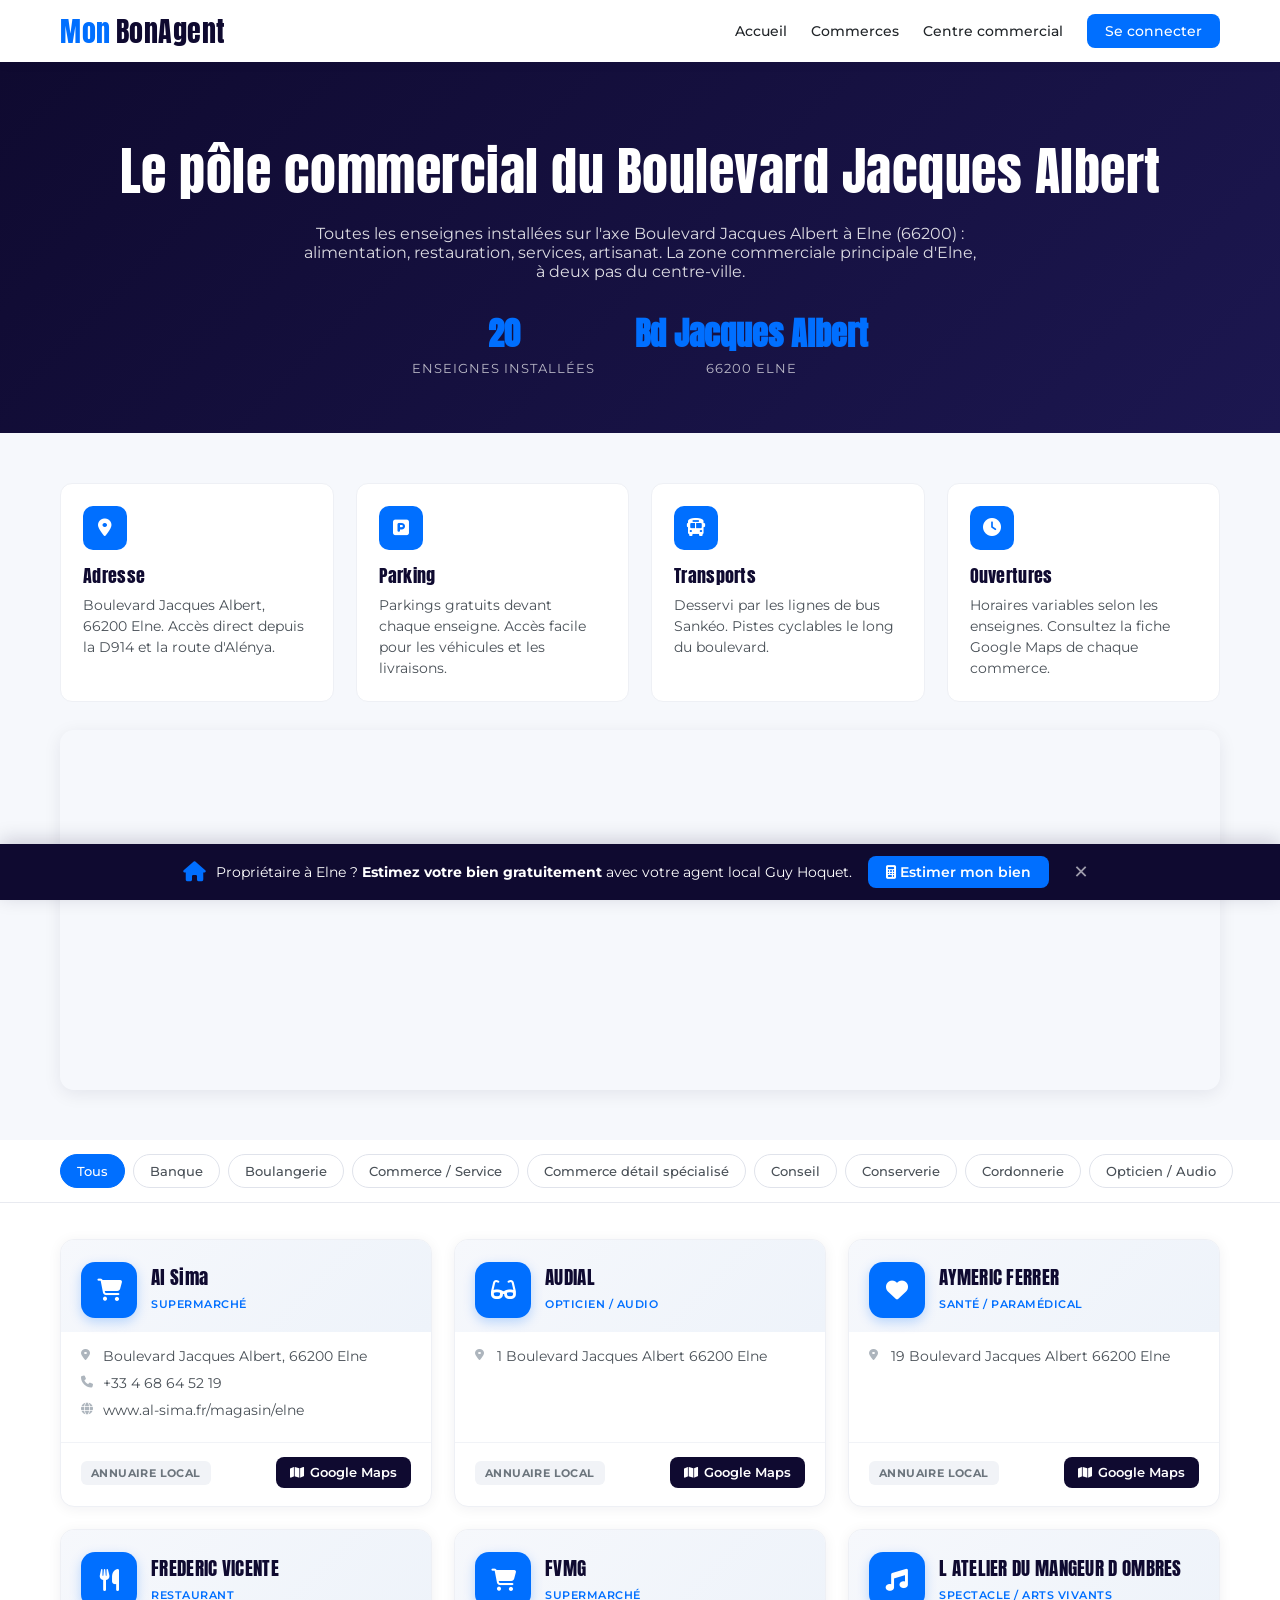
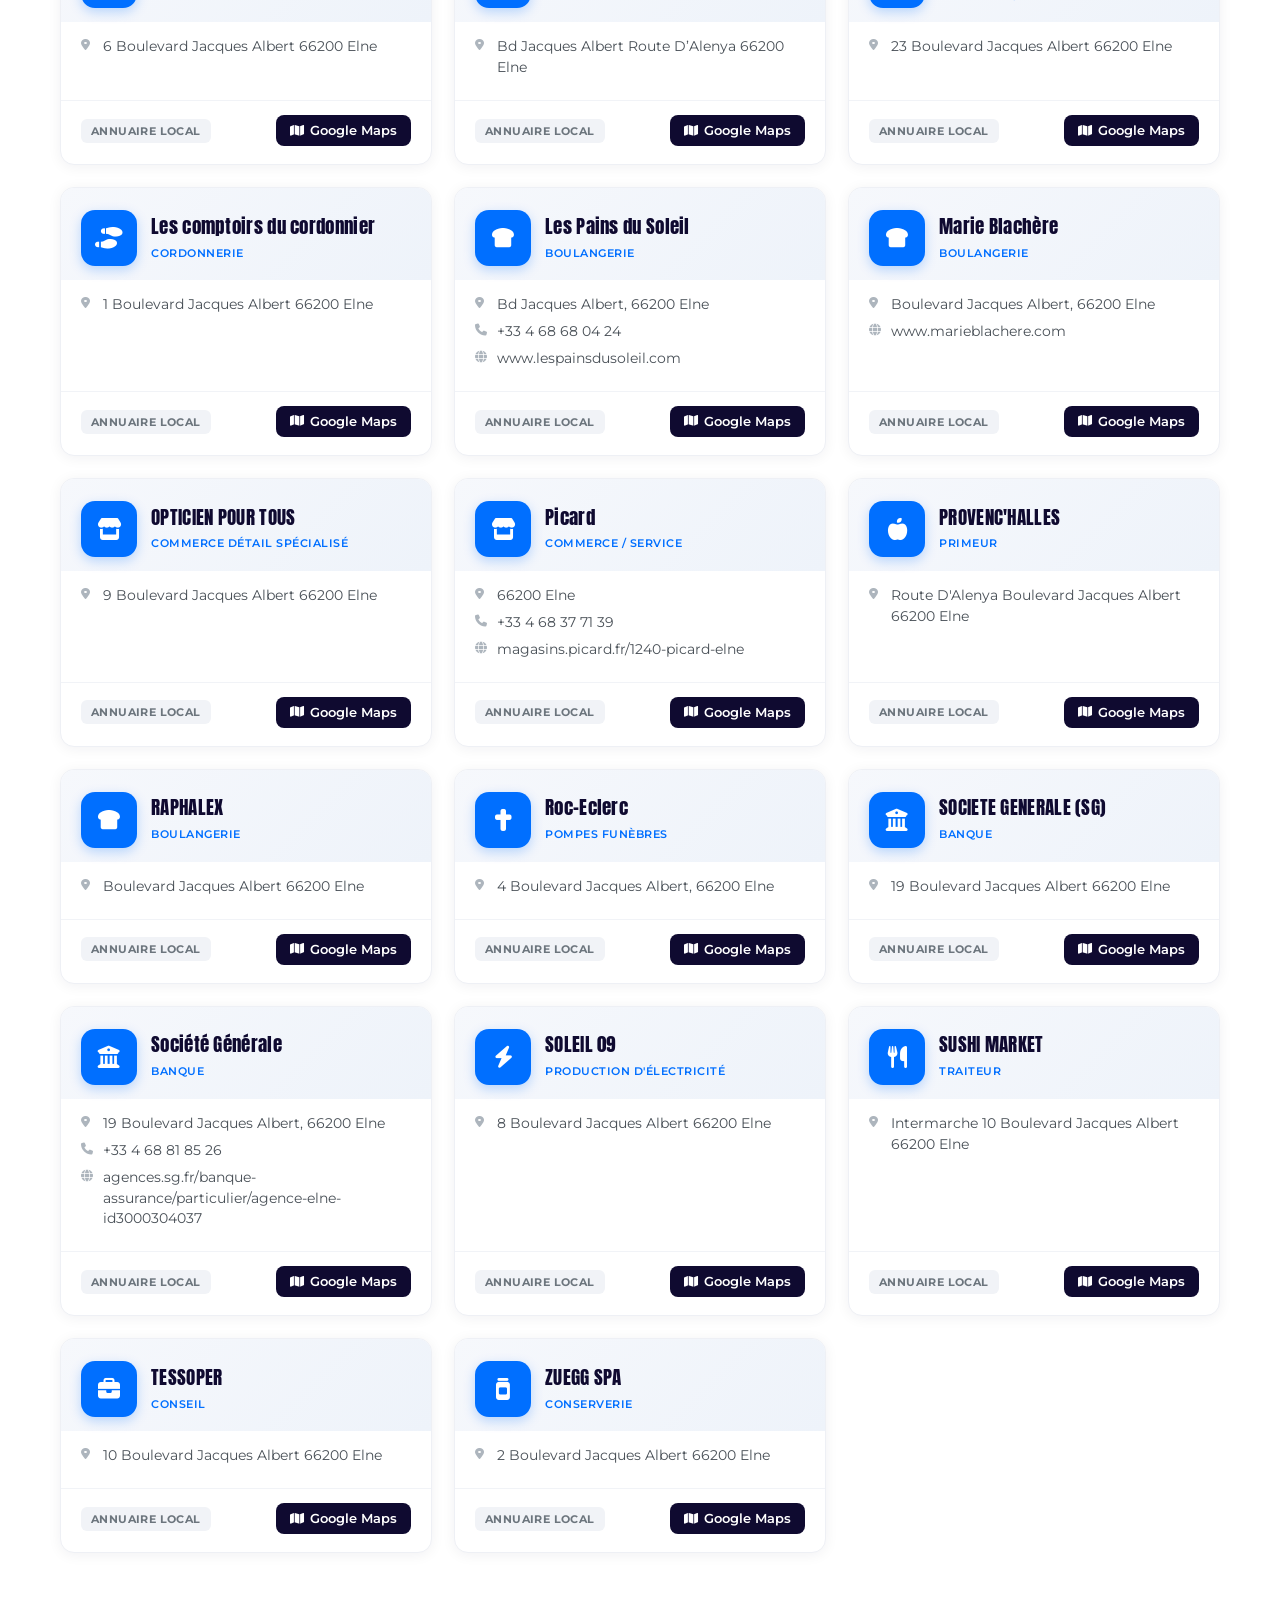
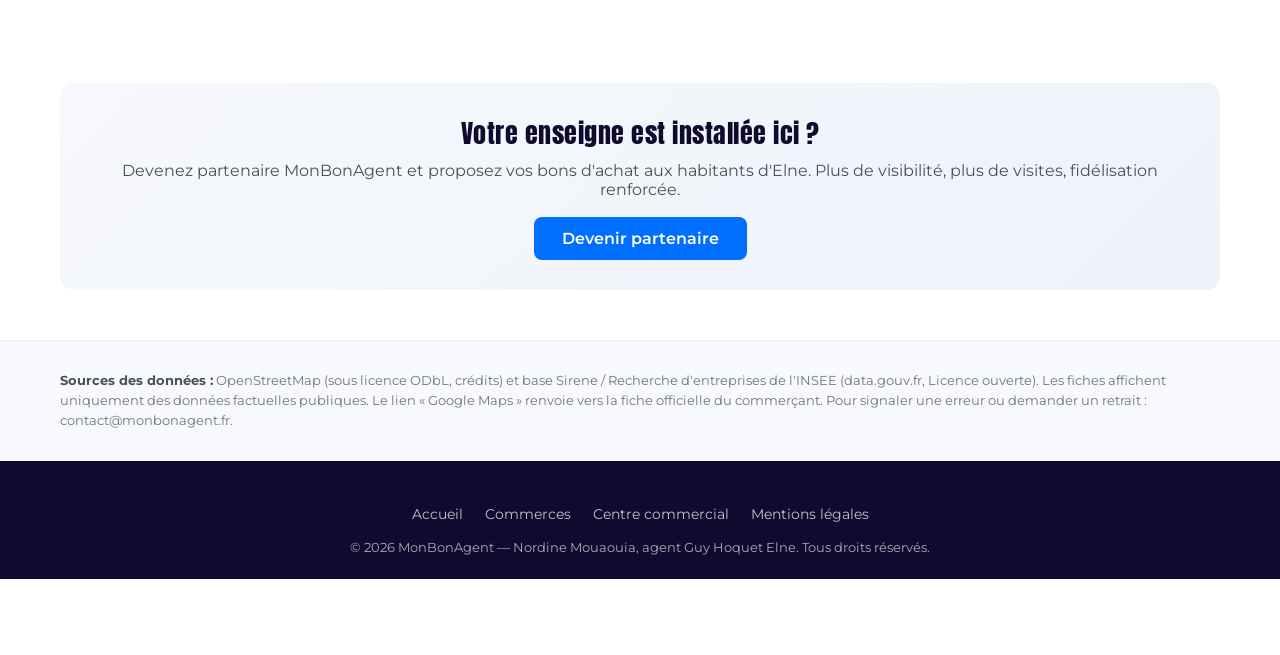
<file: centre-commercial-jacques-albert.html>
<!DOCTYPE html>
<html lang="fr">
<head>
<meta charset="UTF-8">
<meta name="viewport" content="width=device-width, initial-scale=1.0">
<title>Centre commercial du Boulevard Jacques Albert — Elne | MonBonAgent</title>
<meta name="description" content="Tous les commerces installés sur le pôle commercial du Boulevard Jacques Albert à Elne : Lidl, Intermarché, Marie Blachère, Picard, Société Générale, et plus.">
<link href="https://fonts.googleapis.com/css2?family=Montserrat:wght@300;400;500;600;700;800&family=Anton&display=swap" rel="stylesheet">
<link href="https://cdnjs.cloudflare.com/ajax/libs/font-awesome/6.5.1/css/all.min.css" rel="stylesheet">
<link rel="stylesheet" href="/assets/gh-theme.css">
<link rel="stylesheet" href="/assets/commerces.css">
<link rel="stylesheet" href="/assets/components.css">
<style>
* { margin: 0; padding: 0; box-sizing: border-box; }
body { font-family: "Montserrat", sans-serif; background: #fff; color: #212529; }
a { text-decoration: none; color: inherit; }
.container { max-width: 1200px; margin: 0 auto; padding: 0 20px; }

nav { background: #fff; padding: 14px 0; box-shadow: 0 2px 10px rgba(15,10,48,.06); position: sticky; top: 0; z-index: 100; }
nav .container { display: flex; align-items: center; justify-content: space-between; }
.logo { font-family: "Anton", sans-serif; font-size: 24px; color: var(--gh-bleu-cyan); letter-spacing: 0.5px; }
.logo span { color: var(--gh-bleu-iris); }
.nav-links { display: flex; gap: 24px; align-items: center; }
.nav-links a { font-weight: 500; font-size: 14px; transition: color .2s; }
.nav-links a:hover { color: var(--gh-bleu-cyan); }
.nav-cta { background: var(--gh-bleu-cyan); color: #fff !important; padding: 8px 18px; border-radius: 8px; }
.nav-cta:hover { background: var(--gh-bleu-cyan-hover); }

/* Infos pratiques */
.infos-pratiques {
  background: #f6f8fc;
  padding: 50px 0;
}
.infos-grid {
  display: grid;
  grid-template-columns: repeat(auto-fit, minmax(240px, 1fr));
  gap: 22px;
}
.info-card {
  background: #fff;
  border-radius: 12px;
  padding: 22px;
  border: 1px solid #eef0f5;
}
.info-card .info-icon {
  width: 44px; height: 44px;
  border-radius: 10px;
  background: var(--gh-bleu-cyan);
  color: #fff;
  display: flex; align-items: center; justify-content: center;
  font-size: 18px;
  margin-bottom: 12px;
}
.info-card h3 {
  font-family: "Anton", sans-serif;
  font-size: 18px;
  color: var(--gh-bleu-iris);
  margin: 0 0 6px;
  letter-spacing: 0.3px;
}
.info-card p { font-size: 13.5px; color: #495057; line-height: 1.55; }

.map-embed { margin-top: 28px; border-radius: 14px; overflow: hidden; box-shadow: 0 4px 18px rgba(15,10,48,.08); }
.map-embed iframe { display: block; width: 100%; height: 360px; border: 0; }

/* Footer */
footer { background: var(--gh-bleu-iris); color: #fff; padding: 44px 0 24px; text-align: center; }
footer p { opacity: .65; font-size: 13px; margin-top: 16px; }
.footer-links { display: flex; justify-content: center; gap: 22px; margin-bottom: 14px; flex-wrap: wrap; }
.footer-links a { color: #fff; opacity: .75; transition: opacity .2s; font-size: 14px; }
.footer-links a:hover { opacity: 1; color: var(--gh-bleu-cyan); }
</style>
</head>
<body>

<nav>
  <div class="container">
    <a href="/" class="logo"><span class="logo-mon">Mon</span> <span class="logo-bonagent">BonAgent</span></a>
    <div class="nav-links">
      <a href="/">Accueil</a>
      <a href="/commerces.html">Commerces</a>
      <a href="/centre-commercial-jacques-albert.html">Centre commercial</a>
      <a href="/login.html" class="nav-cta">Se connecter</a>
    </div>
  </div>
</nav>

<header class="commerces-hero">
  <div class="container">
    <h1>Le pôle commercial du Boulevard Jacques Albert</h1>
    <p>Toutes les enseignes installées sur l'axe Boulevard Jacques Albert à Elne (66200) : alimentation, restauration, services, artisanat. La zone commerciale principale d'Elne, à deux pas du centre-ville.</p>
    <div class="hero-stats">
      <div>
        <strong id="commerces-count">—</strong>
        <span>Enseignes installées</span>
      </div>
      <div>
        <strong>Bd Jacques Albert</strong>
        <span>66200 Elne</span>
      </div>
    </div>
  </div>
</header>

<section class="infos-pratiques">
  <div class="container">
    <div class="infos-grid">
      <div class="info-card">
        <div class="info-icon"><i class="fas fa-location-dot"></i></div>
        <h3>Adresse</h3>
        <p>Boulevard Jacques Albert, 66200 Elne. Accès direct depuis la D914 et la route d'Alénya.</p>
      </div>
      <div class="info-card">
        <div class="info-icon"><i class="fas fa-square-parking"></i></div>
        <h3>Parking</h3>
        <p>Parkings gratuits devant chaque enseigne. Accès facile pour les véhicules et les livraisons.</p>
      </div>
      <div class="info-card">
        <div class="info-icon"><i class="fas fa-bus"></i></div>
        <h3>Transports</h3>
        <p>Desservi par les lignes de bus Sankéo. Pistes cyclables le long du boulevard.</p>
      </div>
      <div class="info-card">
        <div class="info-icon"><i class="fas fa-clock"></i></div>
        <h3>Ouvertures</h3>
        <p>Horaires variables selon les enseignes. Consultez la fiche Google Maps de chaque commerce.</p>
      </div>
    </div>

    <div class="map-embed">
      <iframe
        src="https://www.openstreetmap.org/export/embed.html?bbox=2.9750%2C42.6020%2C2.9850%2C42.6080&amp;layer=mapnik&amp;marker=42.6048%2C2.9795"
        loading="lazy"
        title="Carte OpenStreetMap — Boulevard Jacques Albert, Elne"></iframe>
    </div>
  </div>
</section>

<section class="commerces-filters">
  <div class="container commerces-filters-inner" id="commerces-filters">
    <div class="commerces-search">
      <i class="fas fa-search"></i>
      <input type="search" id="commerces-search" placeholder="Rechercher…" aria-label="Rechercher une enseigne">
    </div>
    <button class="filter-chip active" data-cat="all">Tous</button>
  </div>
</section>

<main class="container">
  <section class="commerces-grid" id="commerces-grid" data-zone="centre-commercial-jacques-albert"></section>

  <aside class="commerce-cta-partenariat">
    <h2>Votre enseigne est installée ici ?</h2>
    <p>Devenez partenaire MonBonAgent et proposez vos bons d'achat aux habitants d'Elne. Plus de visibilité, plus de visites, fidélisation renforcée.</p>
    <a href="mailto:contact@monbonagent.fr?subject=Partenariat%20centre%20commercial%20Jacques%20Albert">Devenir partenaire</a>
  </aside>
</main>

<section class="commerces-sources">
  <div class="container">
    <strong>Sources des données :</strong> OpenStreetMap (sous licence ODbL, <a href="https://www.openstreetmap.org/copyright" target="_blank" rel="noopener">crédits</a>) et base Sirene / Recherche d'entreprises de l'INSEE (data.gouv.fr, Licence ouverte). Les fiches affichent uniquement des données factuelles publiques. Le lien « Google Maps » renvoie vers la fiche officielle du commerçant. Pour signaler une erreur ou demander un retrait :
    <a href="mailto:contact@monbonagent.fr">contact@monbonagent.fr</a>.
  </div>
</section>

<footer>
  <div class="container">
    <div class="footer-links">
      <a href="/">Accueil</a>
      <a href="/commerces.html">Commerces</a>
      <a href="/centre-commercial-jacques-albert.html">Centre commercial</a>
      <a href="/footer-page.html">Mentions légales</a>
    </div>
    <p>© 2026 MonBonAgent — Nordine Mouaouia, agent Guy Hoquet Elne. Tous droits réservés.</p>
  </div>
</footer>

<aside class="immo-soft-bar" id="immo-soft-bar">
  <div class="immo-soft-bar-text">
    <i class="fas fa-house"></i>
    <span>Propriétaire à Elne ? <strong>Estimez votre bien gratuitement</strong> avec votre agent local Guy Hoquet.</span>
  </div>
  <a class="immo-soft-bar-cta" href="https://estime66.vercel.app?utm_source=monbonagent&utm_medium=immo_bar&utm_campaign=cross_sell" target="_blank" rel="noopener">
    <i class="fas fa-calculator"></i> Estimer mon bien
  </a>
  <button class="immo-soft-bar-close" aria-label="Fermer">✕</button>
</aside>

<script src="/assets/commerces.js"></script>
<script src="/assets/components.js"></script>
</body>
</html>
</file>
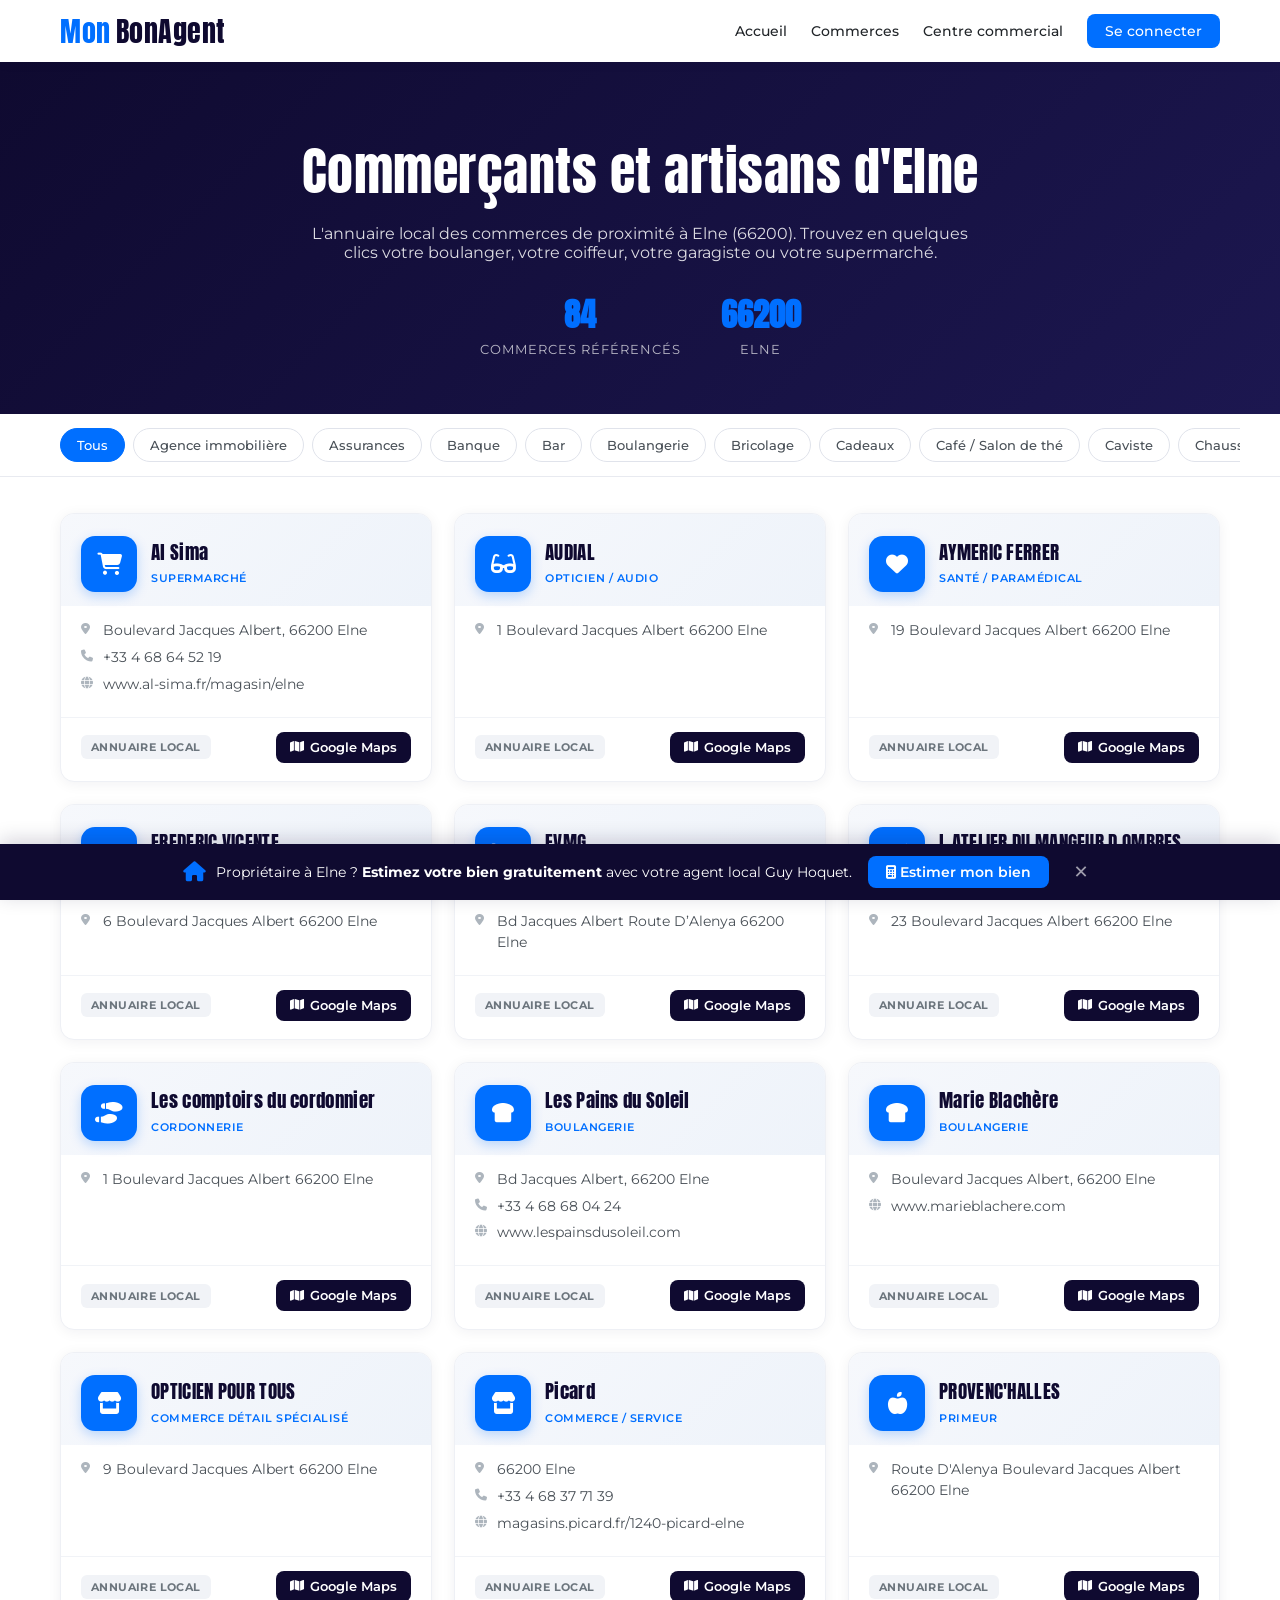
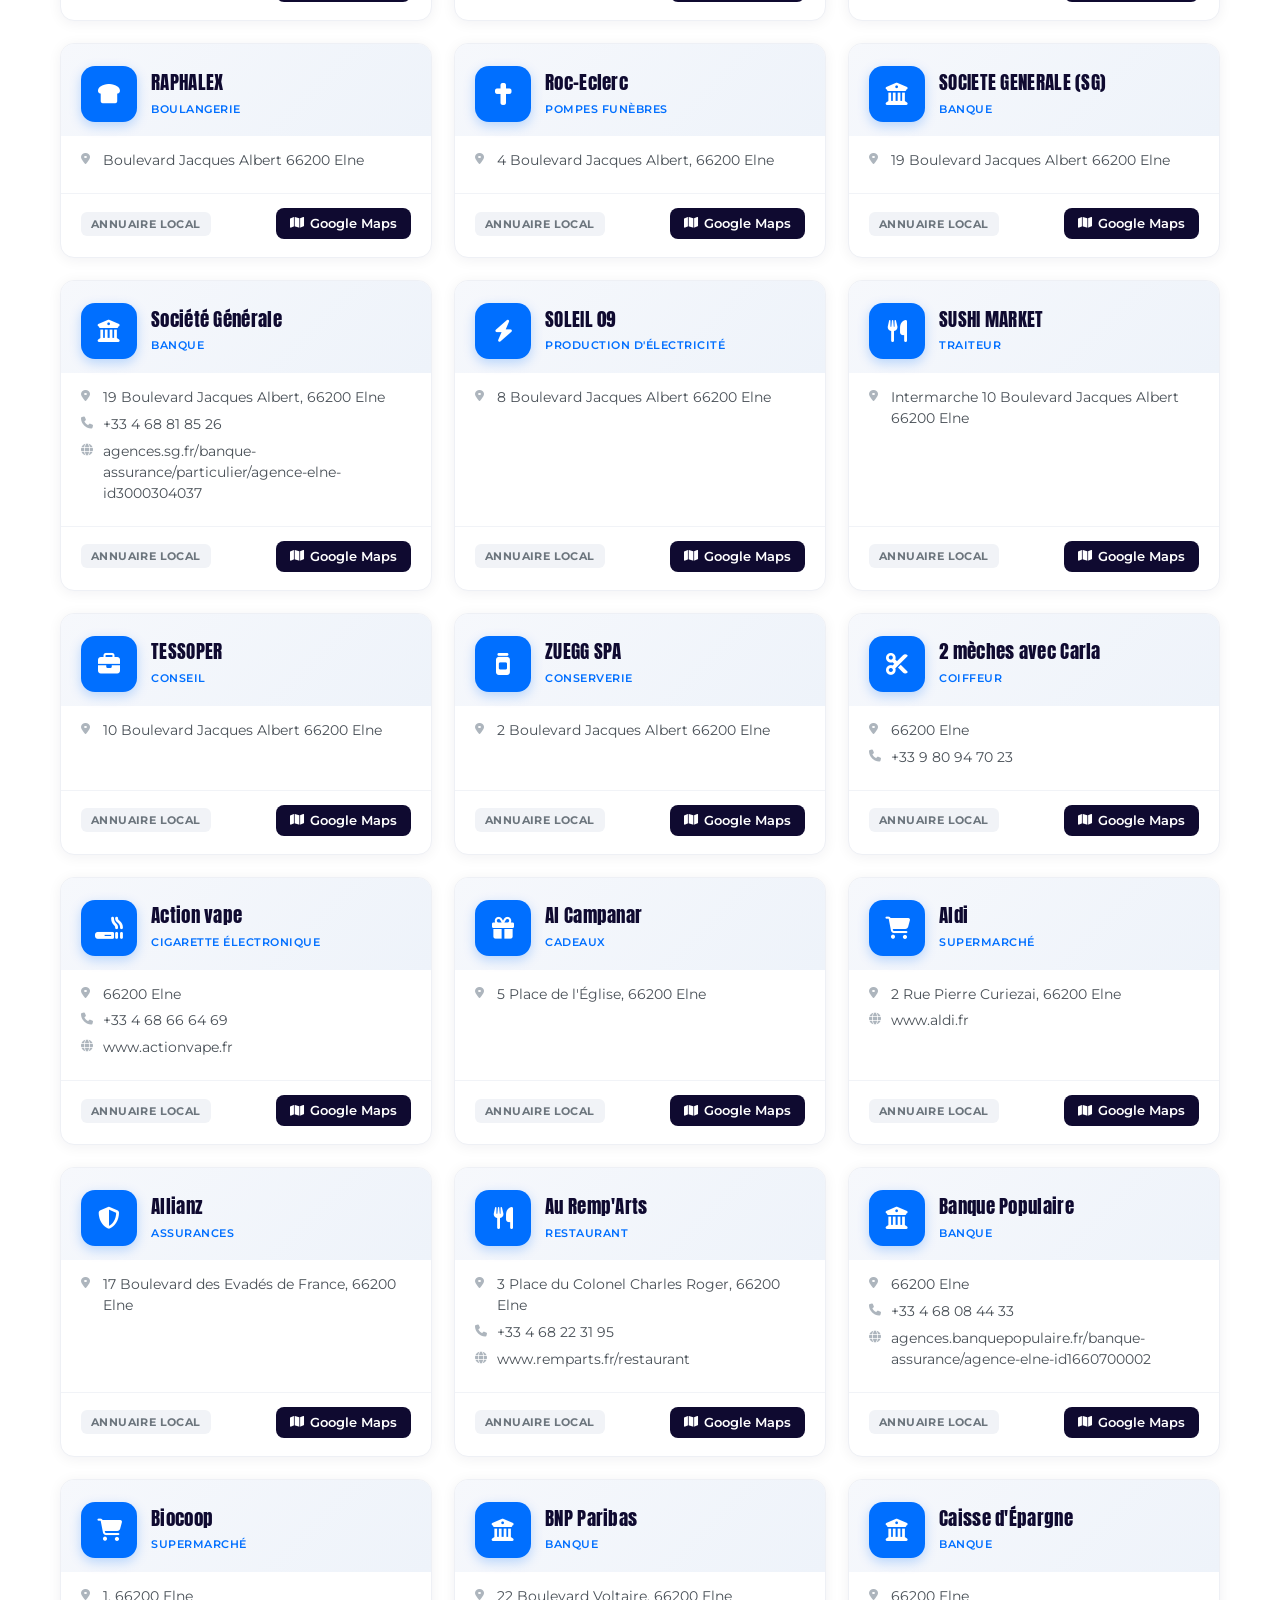
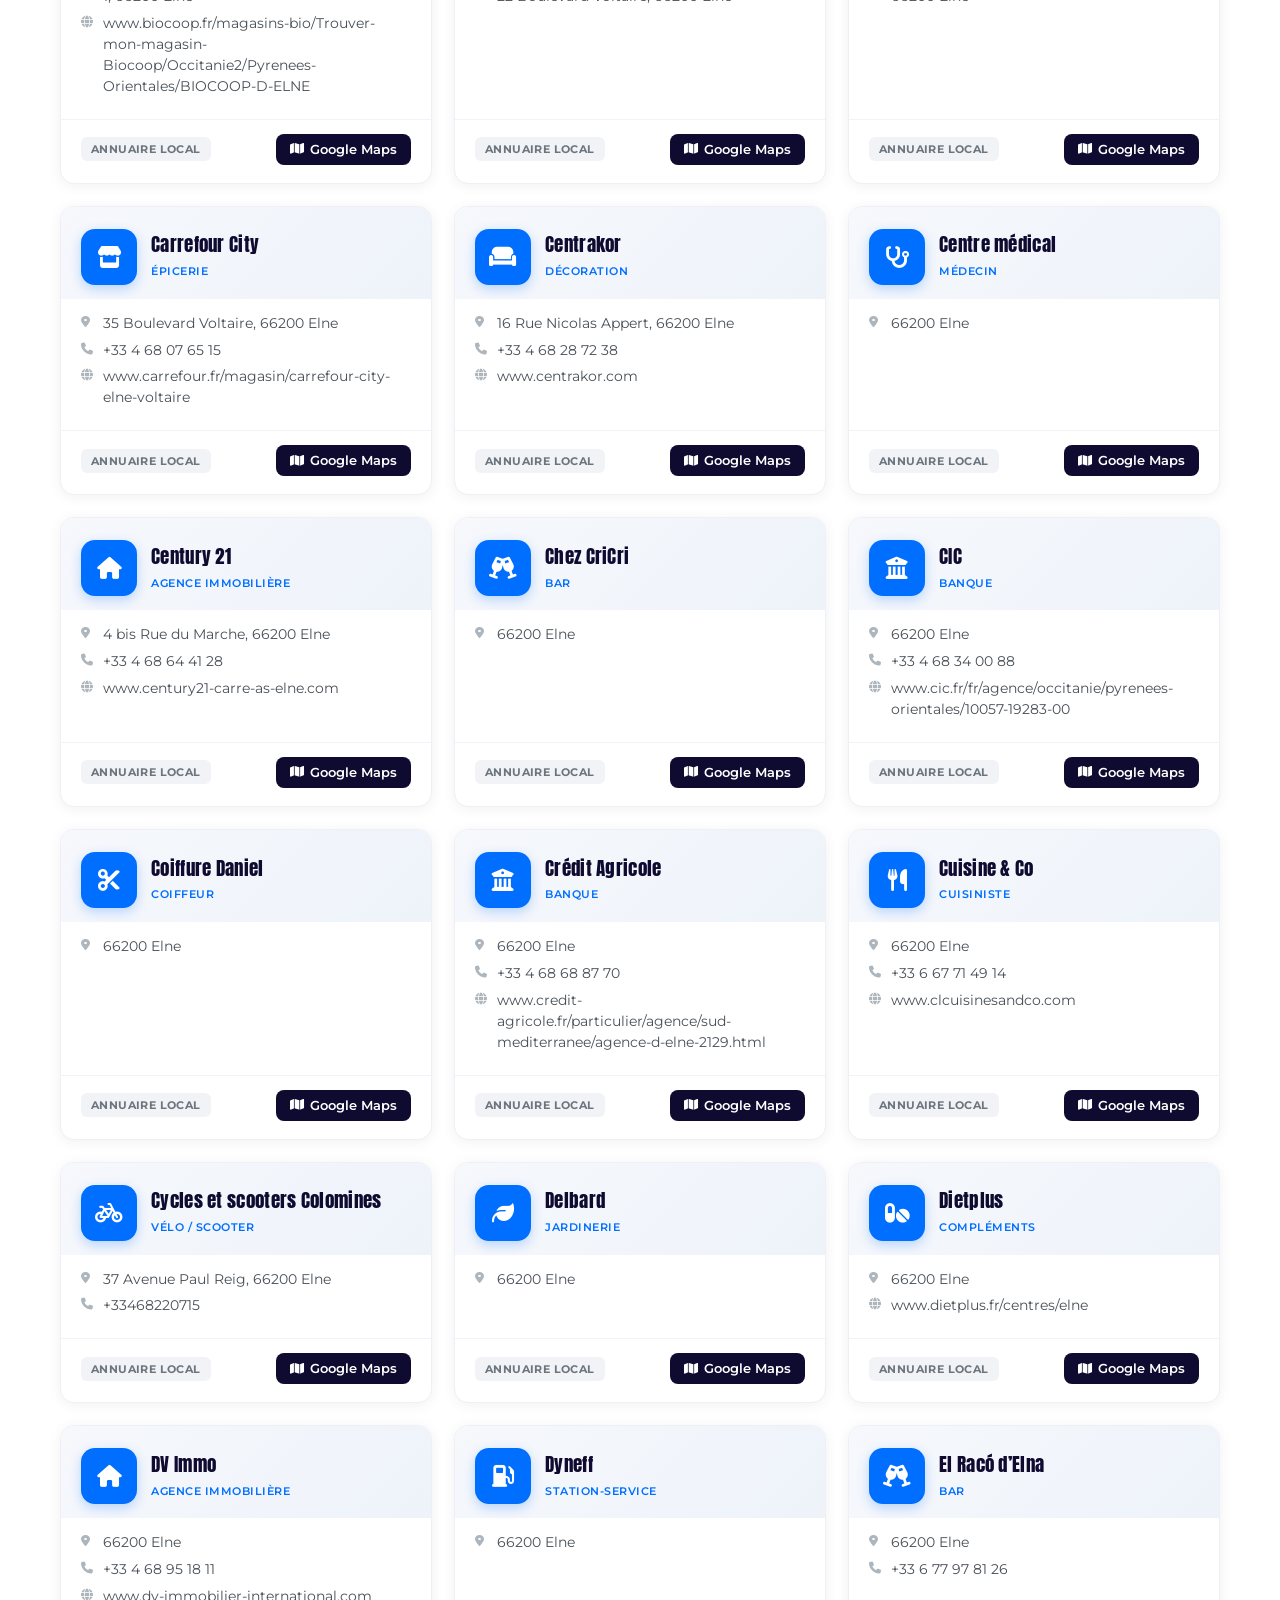
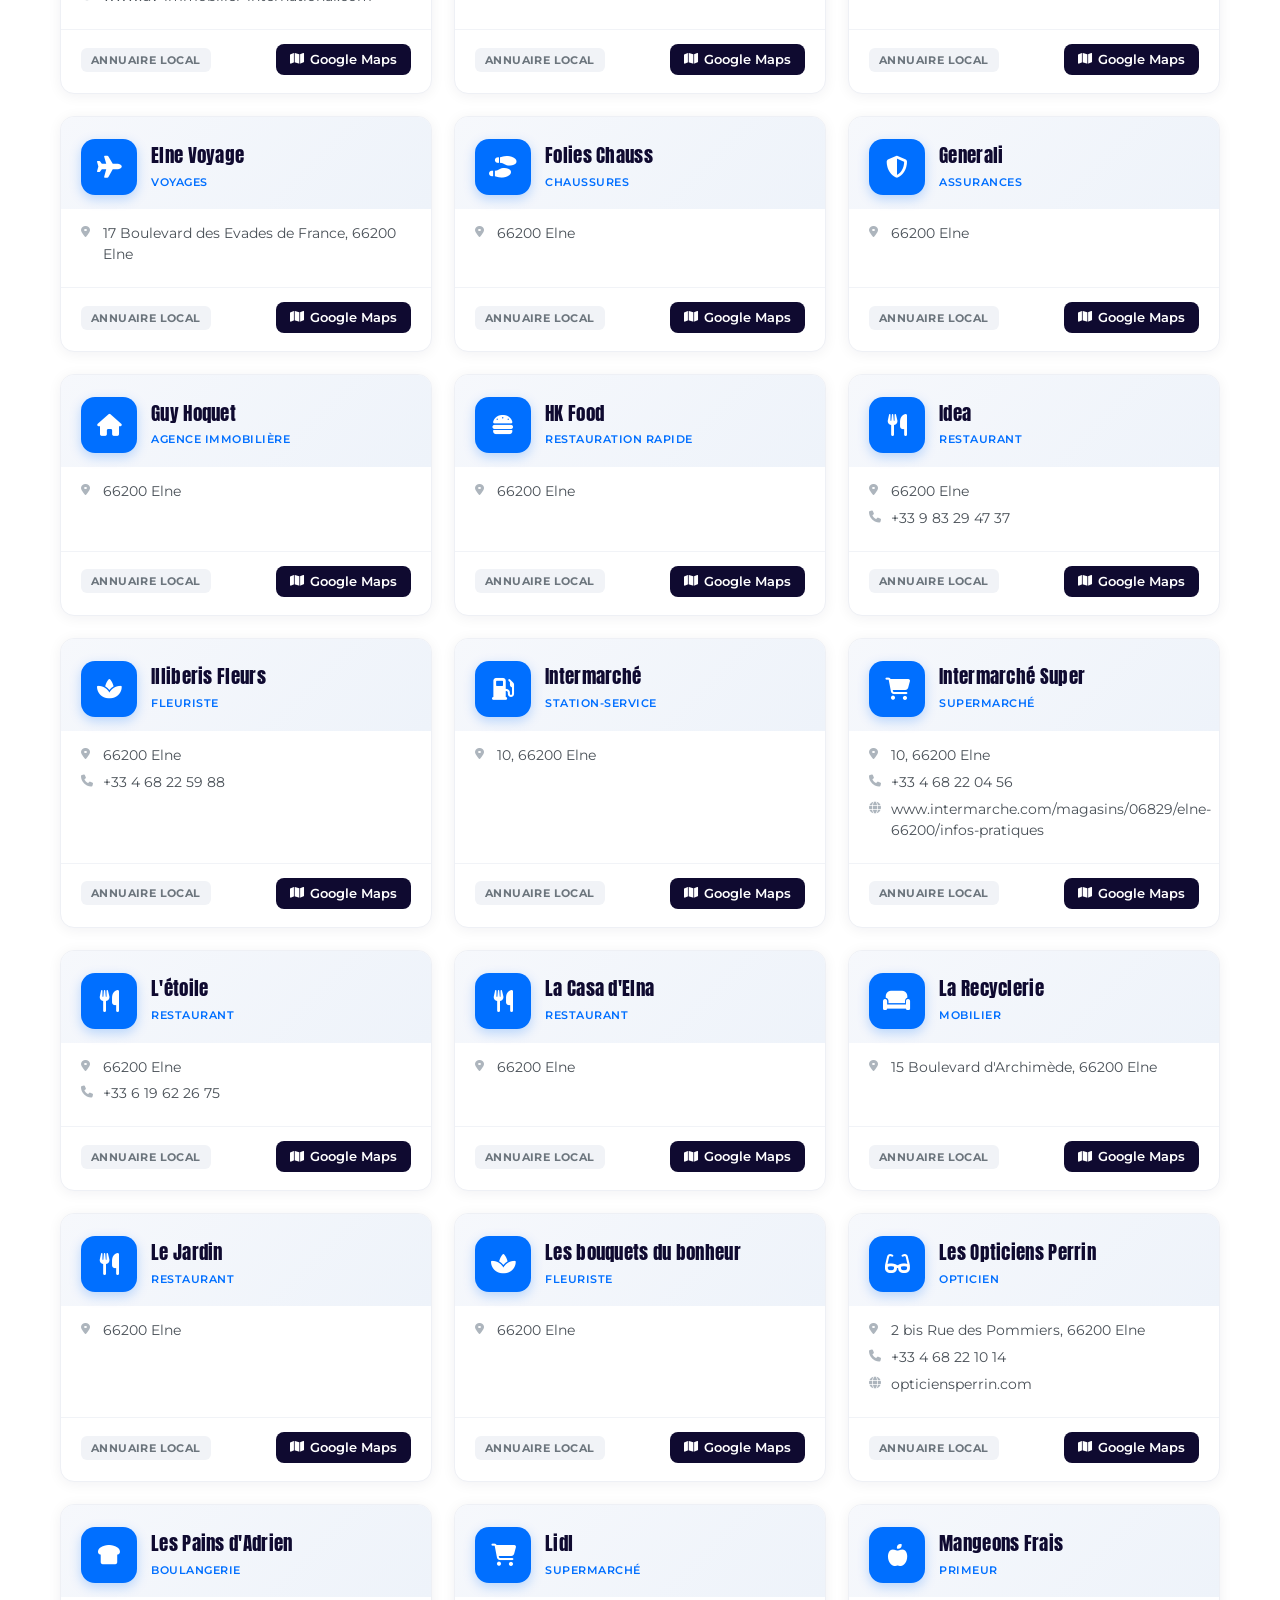
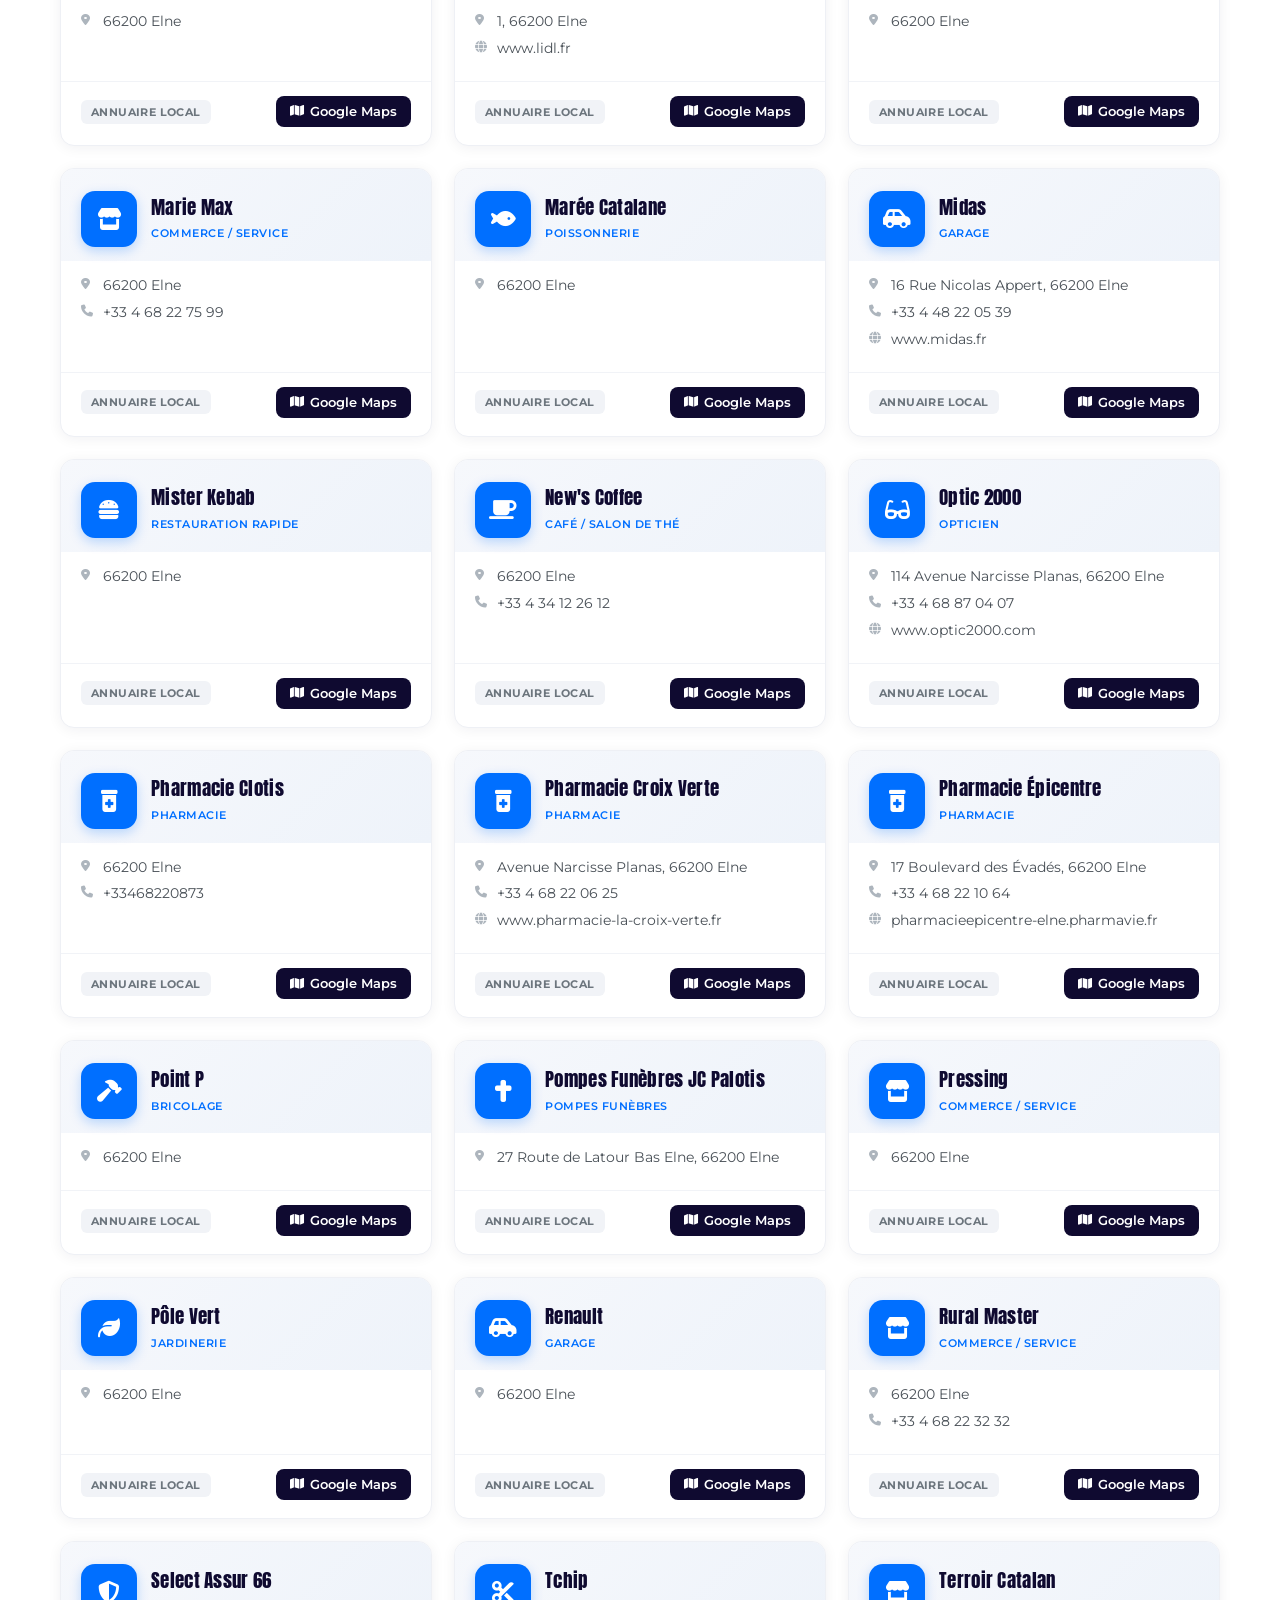
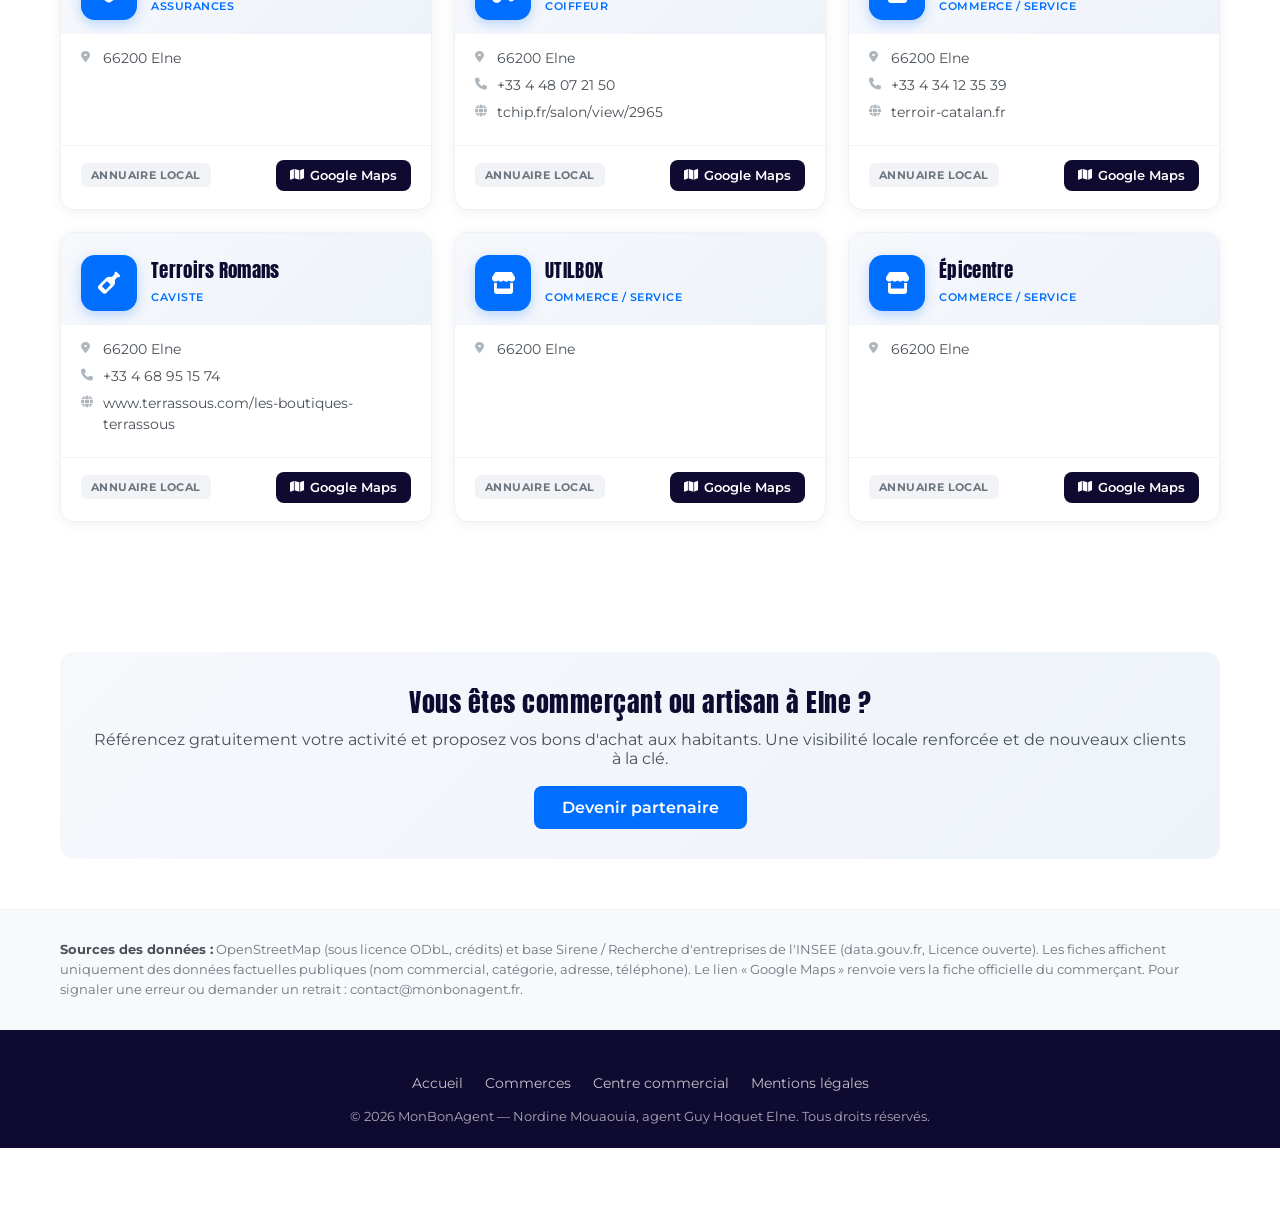
<file: commerces.html>
<!DOCTYPE html>
<html lang="fr">
<head>
<meta charset="UTF-8">
<meta name="viewport" content="width=device-width, initial-scale=1.0">
<title>Commerçants et artisans d'Elne — MonBonAgent</title>
<meta name="description" content="Annuaire local des commerçants et artisans d'Elne (66200). Trouvez vos commerces de proximité : boulangerie, restaurant, banque, coiffeur, supermarché, artisans du bâtiment.">
<link href="https://fonts.googleapis.com/css2?family=Montserrat:wght@300;400;500;600;700;800&family=Anton&display=swap" rel="stylesheet">
<link href="https://cdnjs.cloudflare.com/ajax/libs/font-awesome/6.5.1/css/all.min.css" rel="stylesheet">
<link rel="stylesheet" href="/assets/gh-theme.css">
<link rel="stylesheet" href="/assets/commerces.css">
<link rel="stylesheet" href="/assets/components.css">
<style>
* { margin: 0; padding: 0; box-sizing: border-box; }
body { font-family: "Montserrat", sans-serif; background: #fff; color: #212529; }
a { text-decoration: none; color: inherit; }
.container { max-width: 1200px; margin: 0 auto; padding: 0 20px; }

/* Nav */
nav { background: #fff; padding: 14px 0; box-shadow: 0 2px 10px rgba(15,10,48,.06); position: sticky; top: 0; z-index: 100; }
nav .container { display: flex; align-items: center; justify-content: space-between; }
.logo { font-family: "Anton", sans-serif; font-size: 24px; color: var(--gh-bleu-cyan); letter-spacing: 0.5px; }
.logo span { color: var(--gh-bleu-iris); }
.nav-links { display: flex; gap: 24px; align-items: center; }
.nav-links a { font-weight: 500; font-size: 14px; transition: color .2s; }
.nav-links a:hover { color: var(--gh-bleu-cyan); }
.nav-cta { background: var(--gh-bleu-cyan); color: #fff !important; padding: 8px 18px; border-radius: 8px; }
.nav-cta:hover { background: var(--gh-bleu-cyan-hover); }

/* Footer */
footer { background: var(--gh-bleu-iris); color: #fff; padding: 44px 0 24px; text-align: center; margin-top: 0; }
footer p { opacity: .65; font-size: 13px; margin-top: 16px; }
.footer-links { display: flex; justify-content: center; gap: 22px; margin-bottom: 14px; flex-wrap: wrap; }
.footer-links a { color: #fff; opacity: .75; transition: opacity .2s; font-size: 14px; }
.footer-links a:hover { opacity: 1; color: var(--gh-bleu-cyan); }
</style>
</head>
<body>

<nav>
  <div class="container">
    <a href="/" class="logo"><span class="logo-mon">Mon</span> <span class="logo-bonagent">BonAgent</span></a>
    <div class="nav-links">
      <a href="/">Accueil</a>
      <a href="/commerces.html">Commerces</a>
      <a href="/centre-commercial-jacques-albert.html">Centre commercial</a>
      <a href="/login.html" class="nav-cta">Se connecter</a>
    </div>
  </div>
</nav>

<header class="commerces-hero">
  <div class="container">
    <h1>Commerçants et artisans d'Elne</h1>
    <p>L'annuaire local des commerces de proximité à Elne (66200). Trouvez en quelques clics votre boulanger, votre coiffeur, votre garagiste ou votre supermarché.</p>
    <div class="hero-stats">
      <div>
        <strong id="commerces-count">—</strong>
        <span>Commerces référencés</span>
      </div>
      <div>
        <strong>66200</strong>
        <span>Elne</span>
      </div>
    </div>
  </div>
</header>

<section class="commerces-filters">
  <div class="container commerces-filters-inner" id="commerces-filters">
    <div class="commerces-search">
      <i class="fas fa-search"></i>
      <input type="search" id="commerces-search" placeholder="Rechercher…" aria-label="Rechercher un commerce">
    </div>
    <button class="filter-chip active" data-cat="all">Tous</button>
  </div>
</section>

<main class="container">
  <section class="commerces-grid" id="commerces-grid" data-zone=""></section>

  <aside class="commerce-cta-partenariat">
    <h2>Vous êtes commerçant ou artisan à Elne ?</h2>
    <p>Référencez gratuitement votre activité et proposez vos bons d'achat aux habitants. Une visibilité locale renforcée et de nouveaux clients à la clé.</p>
    <a href="mailto:contact@monbonagent.fr?subject=Devenir%20partenaire%20MonBonAgent%20Elne">Devenir partenaire</a>
  </aside>
</main>

<section class="commerces-sources">
  <div class="container">
    <strong>Sources des données :</strong> OpenStreetMap (sous licence ODbL, <a href="https://www.openstreetmap.org/copyright" target="_blank" rel="noopener">crédits</a>) et base Sirene / Recherche d'entreprises de l'INSEE (data.gouv.fr, Licence ouverte). Les fiches affichent uniquement des données factuelles publiques (nom commercial, catégorie, adresse, téléphone). Le lien « Google Maps » renvoie vers la fiche officielle du commerçant. Pour signaler une erreur ou demander un retrait :
    <a href="mailto:contact@monbonagent.fr">contact@monbonagent.fr</a>.
  </div>
</section>

<footer>
  <div class="container">
    <div class="footer-links">
      <a href="/">Accueil</a>
      <a href="/commerces.html">Commerces</a>
      <a href="/centre-commercial-jacques-albert.html">Centre commercial</a>
      <a href="/footer-page.html">Mentions légales</a>
    </div>
    <p>© 2026 MonBonAgent — Nordine Mouaouia, agent Guy Hoquet Elne. Tous droits réservés.</p>
  </div>
</footer>

<aside class="immo-soft-bar" id="immo-soft-bar">
  <div class="immo-soft-bar-text">
    <i class="fas fa-house"></i>
    <span>Propriétaire à Elne ? <strong>Estimez votre bien gratuitement</strong> avec votre agent local Guy Hoquet.</span>
  </div>
  <a class="immo-soft-bar-cta" href="https://estime66.vercel.app?utm_source=monbonagent&utm_medium=immo_bar&utm_campaign=cross_sell" target="_blank" rel="noopener">
    <i class="fas fa-calculator"></i> Estimer mon bien
  </a>
  <button class="immo-soft-bar-close" aria-label="Fermer">✕</button>
</aside>

<script src="/assets/commerces.js"></script>
<script src="/assets/components.js"></script>
</body>
</html>
</file>
<file: assets/gh-theme.css>
/* ==========================================================================
   GH Theme — overlay charte Guy Hoquet 2026 (palette + typo)
   ----------------------------------------------------------------------------
   Source : BRANDBOOK GUY HOQUET 2026 (45 pages)
   Couleurs canonical RVB (digital) :
     - Bleu Iris  #0f0a30  (couleur de soutien principale)
     - Bleu Cyan  #006fff  (accent action)
   Typographies :
     - Anton (substitut accessible de Guy Hoquet Sans) pour titres / accents
     - Montserrat pour textes courants
   Note : ce fichier est un OVERLAY, chargé après les <style> inline de chaque
   page. Il ne casse rien — il aligne uniquement palette + typo sur la charte.
   ========================================================================== */

@import url("https://fonts.googleapis.com/css2?family=Anton&family=Montserrat:wght@300;400;500;600;700;800;900&display=swap");

:root {
  /* Palette canonical Guy Hoquet 2026 */
  --gh-bleu-iris:        #0f0a30;
  --gh-bleu-cyan:        #006fff;
  --gh-bleu-cyan-hover:  #0050cc;
  --gh-bleu-cyan-dark:   #003a99;
  --gh-blanc:            #ffffff;
  --gh-noir:             #000000;

  /* 5 services GH (accents sémantiques) */
  --gh-financement:  rgb(182, 154, 102);
  --gh-assurances:   rgb(200, 212,   0);
  --gh-gestion:      rgb(  0, 151, 103);
  --gh-patrimoine:   rgb(255, 187,  13);
  --gh-expertises:   rgb(233,  78,  27);

  /* Aliases qui surclassent les définitions inline des pages */
  --primary:        var(--gh-bleu-cyan);
  --primary-hover:  var(--gh-bleu-cyan-hover);
}

/* Typo globale : Montserrat pour le corps */
body,
input,
textarea,
select,
button {
  font-family: "Montserrat", system-ui, -apple-system, sans-serif !important;
}

/* Titres + éléments d'identité en Anton (display) */
h1,
h2,
h3,
h4,
.logo,
.hero h1,
.section-title h2,
.newsletter h2 {
  font-family: "Anton", "Montserrat", sans-serif !important;
  letter-spacing: 0.5px;
  font-weight: 400;
}

/* Logo Mon BonAgent — typographie canonique unifiée sur toutes les pages
   "Mon" = Bleu Cyan, "BonAgent" = Bleu Iris, Anton bold condensé. */
.logo {
  font-family: "Anton", "Montserrat", sans-serif !important;
  font-size: 28px !important;
  font-weight: 400 !important;
  letter-spacing: 0.5px !important;
  line-height: 1 !important;
  text-decoration: none !important;
  display: inline-flex !important;
  align-items: baseline !important;
  gap: 5px !important;
  color: var(--gh-bleu-cyan, #006fff) !important;
}
.logo > span:first-child,
.logo .logo-mon {
  color: var(--gh-bleu-cyan, #006fff) !important;
}
.logo > span:last-child,
.logo .logo-bonagent,
.logo span:not(:first-child) {
  color: var(--gh-bleu-iris, #0f0a30) !important;
}
/* Compat ancien format `<a class="logo">Mon<span>BonAgent</span></a>` :
   force la couleur du texte direct (avant le span) en Bleu Cyan */
.logo {
  /* fallback couleur du texte sans span = Bleu Cyan */
}

/* CTA / boutons primaires : Bleu Cyan + hover Bleu Cyan sombre */
.nav-cta,
.offer-btn,
.modal button,
.nl-form button,
.cat-btn:hover,
.cat-btn.active {
  background: var(--gh-bleu-cyan) !important;
  color: #fff !important;
  border-color: var(--gh-bleu-cyan) !important;
}
.nav-cta:hover,
.offer-btn:hover,
.modal button:hover,
.nl-form button:hover {
  background: var(--gh-bleu-cyan-hover) !important;
}

/* Tag offre / badge : pastille rouge → pastille cyan */
.offer-tag {
  background: rgba(0, 111, 255, 0.08) !important;
  color: var(--gh-bleu-cyan) !important;
}
.card-badge {
  background: var(--gh-bleu-cyan) !important;
}

/* Newsletter : gradient noir → gradient Bleu Iris (charte) */
.newsletter {
  background: linear-gradient(135deg, var(--gh-bleu-iris), #1c1750) !important;
}
.nl-form button {
  background: var(--gh-bleu-cyan) !important;
}

/* Footer : noir → Bleu Iris */
footer {
  background: var(--gh-bleu-iris) !important;
}
.footer-links a:hover {
  color: var(--gh-bleu-cyan) !important;
}

/* Top banner : conserver le contraste mais accent cyan */
.top-banner i {
  color: var(--gh-bleu-cyan) !important;
}

/* Modal focus : bordure cyan */
.modal input:focus {
  border-color: var(--gh-bleu-cyan) !important;
}

/* Card price (offer-price) : rouge → bleu cyan */
.offer-price {
  color: var(--gh-bleu-cyan) !important;
}

/* Hover offer-card */
.offer-card:hover {
  border-color: var(--gh-bleu-cyan) !important;
}

/* Sections inline sombres résiduelles : forcer le gradient Bleu Iris */
#jeu,
[id="jeu"] {
  background: linear-gradient(135deg, var(--gh-bleu-iris) 0%, #1c1750 100%) !important;
}

/* Section agent (rose pâle résiduel) : neutre bleu */
.agent-section {
  background: linear-gradient(135deg, #e6f1ff 0%, #ffffff 100%) !important;
}

/* Préserver les badges sémantiques (Premium gold / Boost / Pro)
   — leur sens hiérarchique reste pertinent sous charte GH. */
</file>
<file: assets/components.css>
/* ==========================================================================
   Composants CRO / neuromarketing — MonBonAgent
   Charte Guy Hoquet 2026. Tous les composants sont conçus pour la conversion
   et la captation d'attention selon les principes documentés :
     - Thorndike (halo) — visuel premier impact
     - Cialdini (preuve sociale, rareté, autorité, réciprocité)
     - Kahneman/Tversky (ancrage prix, aversion à la perte)
     - Zeigarnik (tâches inachevées)
     - Ariely (effet IKEA — engagement par construction)
   ========================================================================== */

/* ---------- Bandeau social proof / preuve sociale ---------- */
.social-proof-bar {
  background: linear-gradient(90deg, var(--gh-bleu-iris, #0f0a30) 0%, #1c1750 100%);
  color: #fff;
  padding: 14px 0;
  overflow: hidden;
  position: relative;
}
.social-proof-track {
  display: flex;
  gap: 60px;
  align-items: center;
  justify-content: center;
  flex-wrap: wrap;
}
.social-proof-item {
  display: flex;
  align-items: baseline;
  gap: 10px;
  font-family: "Montserrat", sans-serif;
}
.social-proof-item strong {
  font-family: "Anton", sans-serif;
  font-size: 22px;
  color: var(--gh-bleu-cyan, #006fff);
  letter-spacing: 0.5px;
}
.social-proof-item span {
  font-size: 13px;
  opacity: 0.85;
  text-transform: uppercase;
  letter-spacing: 0.6px;
}

/* ---------- Compteur live (animation up) ---------- */
.counter-live {
  display: inline-block;
  font-variant-numeric: tabular-nums;
  transition: color 0.25s;
}
.counter-live.bumped { color: #ffd166; }

/* ---------- Badges urgence / scarcité / promo ---------- */
.badge-urgence {
  display: inline-flex;
  align-items: center;
  gap: 5px;
  background: #ff5630;
  color: #fff;
  font-family: "Montserrat", sans-serif;
  font-size: 11px;
  font-weight: 700;
  text-transform: uppercase;
  letter-spacing: 0.4px;
  padding: 4px 10px;
  border-radius: 6px;
  animation: pulseRed 2.5s ease-in-out infinite;
}
@keyframes pulseRed {
  0%, 100% { box-shadow: 0 0 0 0 rgba(255, 86, 48, 0.5); }
  50%      { box-shadow: 0 0 0 8px rgba(255, 86, 48, 0);   }
}
.badge-scarcite {
  display: inline-flex;
  align-items: center;
  gap: 5px;
  background: #fff3cd;
  color: #8a5b00;
  font-family: "Montserrat", sans-serif;
  font-size: 11px;
  font-weight: 700;
  padding: 4px 10px;
  border-radius: 6px;
  border: 1px solid #ffe08a;
}
.badge-promo {
  display: inline-flex;
  align-items: center;
  background: var(--gh-bleu-cyan, #006fff);
  color: #fff;
  font-family: "Anton", sans-serif;
  font-size: 18px;
  letter-spacing: 0.5px;
  padding: 6px 12px;
  border-radius: 8px;
}

/* ---------- Countdown timer (urgence offre) ---------- */
.countdown {
  display: inline-flex;
  align-items: center;
  gap: 6px;
  font-family: "Montserrat", sans-serif;
  font-weight: 700;
  font-size: 13px;
  color: #8a5b00;
  background: #fff3cd;
  padding: 6px 12px;
  border-radius: 8px;
}
.countdown i { color: #ff5630; }
.countdown-units {
  display: inline-flex;
  gap: 4px;
  font-variant-numeric: tabular-nums;
}
.countdown-unit {
  background: #fff;
  border: 1px solid #ffe08a;
  padding: 2px 6px;
  border-radius: 4px;
  min-width: 26px;
  text-align: center;
}

/* ---------- Ancrage prix (prix barré + prix bon) ---------- */
.price-anchor {
  display: flex;
  align-items: baseline;
  gap: 12px;
  font-family: "Anton", sans-serif;
}
.price-anchor .price-original {
  font-size: 18px;
  color: #adb5bd;
  text-decoration: line-through;
  font-weight: 400;
}
.price-anchor .price-final {
  font-size: 32px;
  color: var(--gh-bleu-cyan, #006fff);
  letter-spacing: 0.5px;
}
.price-anchor .price-saving {
  display: inline-block;
  font-family: "Montserrat", sans-serif;
  font-size: 12px;
  font-weight: 700;
  color: #1f7a3a;
  background: #d4edda;
  padding: 3px 8px;
  border-radius: 6px;
  margin-left: 6px;
}

/* ---------- Progress bar Zeigarnik ---------- */
.progress-zeigarnik {
  background: #eef0f5;
  height: 8px;
  border-radius: 999px;
  overflow: hidden;
  margin: 14px 0 6px;
}
.progress-zeigarnik-fill {
  background: linear-gradient(90deg, var(--gh-bleu-cyan, #006fff), #00a3ff);
  height: 100%;
  transition: width 0.5s ease;
}
.progress-zeigarnik-label {
  font-family: "Montserrat", sans-serif;
  font-size: 12px;
  color: #6c757d;
  font-weight: 600;
}

/* ---------- Stock résiduel (rareté inventory) ---------- */
.stock-meter {
  display: flex;
  align-items: center;
  gap: 8px;
  font-family: "Montserrat", sans-serif;
  font-size: 12.5px;
  color: #6c757d;
  margin-top: 8px;
}
.stock-meter-bar {
  flex: 1;
  height: 6px;
  background: #eef0f5;
  border-radius: 999px;
  overflow: hidden;
}
.stock-meter-bar-fill {
  height: 100%;
  background: linear-gradient(90deg, #1f7a3a 0%, #ffaa00 70%, #ff5630 100%);
}
.stock-meter strong { color: #ff5630; font-family: "Anton", sans-serif; font-size: 14px; }

/* ---------- Bandeau immo soft (cross-sell agent) ---------- */
.immo-soft-bar {
  position: fixed;
  bottom: 0; left: 0; right: 0;
  background: var(--gh-bleu-iris, #0f0a30);
  color: #fff;
  padding: 12px 16px;
  z-index: 90;
  font-family: "Montserrat", sans-serif;
  box-shadow: 0 -4px 20px rgba(15,10,48,.18);
  display: flex;
  align-items: center;
  justify-content: center;
  gap: 16px;
  flex-wrap: wrap;
  transform: translateY(0);
  transition: transform 0.3s ease;
}
.immo-soft-bar.hidden { transform: translateY(100%); }
.immo-soft-bar-text {
  font-size: 14px;
  display: flex;
  align-items: center;
  gap: 10px;
}
.immo-soft-bar-text i { color: var(--gh-bleu-cyan, #006fff); font-size: 20px; }
.immo-soft-bar-text strong { font-weight: 700; }
.immo-soft-bar-cta {
  background: var(--gh-bleu-cyan, #006fff);
  color: #fff !important;
  padding: 8px 18px;
  border-radius: 8px;
  font-weight: 600;
  font-size: 13.5px;
  text-decoration: none;
  white-space: nowrap;
  transition: background 0.18s;
}
.immo-soft-bar-cta:hover { background: var(--gh-bleu-cyan-hover, #0050cc); }
.immo-soft-bar-close {
  background: transparent;
  color: rgba(255,255,255,.6);
  border: 0;
  cursor: pointer;
  font-size: 18px;
  padding: 4px 8px;
}
.immo-soft-bar-close:hover { color: #fff; }
body.has-immo-bar { padding-bottom: 76px; }

/* ---------- Carte offre marketplace (look e-commerce moderne) ---------- */
.offer-card-pro {
  background: #fff;
  border-radius: 16px;
  overflow: hidden;
  box-shadow: 0 2px 14px rgba(15,10,48,.06);
  transition: transform 0.2s, box-shadow 0.2s;
  display: flex;
  flex-direction: column;
  border: 1px solid #eef0f5;
  position: relative;
}
.offer-card-pro:hover {
  transform: translateY(-4px);
  box-shadow: 0 14px 38px rgba(15,10,48,.14);
  border-color: var(--gh-bleu-cyan, #006fff);
}
.offer-card-pro .offer-visual {
  position: relative;
  aspect-ratio: 16/10;
  background: linear-gradient(135deg, var(--gh-bleu-iris, #0f0a30) 0%, var(--gh-bleu-cyan, #006fff) 100%);
  display: flex;
  align-items: center;
  justify-content: center;
  color: rgba(255,255,255,0.95);
}
.offer-card-pro .offer-visual i { font-size: 58px; }
.offer-card-pro .offer-visual .visual-overlay {
  position: absolute;
  top: 12px; left: 12px;
  display: flex; gap: 6px;
}
.offer-card-pro .offer-visual .visual-overlay-tr {
  position: absolute;
  top: 12px; right: 12px;
}
.offer-card-pro .offer-body {
  padding: 18px 20px 16px;
  flex: 1;
  display: flex;
  flex-direction: column;
}
.offer-card-pro .offer-merchant {
  font-family: "Montserrat", sans-serif;
  font-size: 12px;
  font-weight: 600;
  color: var(--gh-bleu-cyan, #006fff);
  text-transform: uppercase;
  letter-spacing: 0.5px;
  margin-bottom: 4px;
}
.offer-card-pro .offer-title {
  font-family: "Anton", sans-serif;
  font-size: 19px;
  color: var(--gh-bleu-iris, #0f0a30);
  letter-spacing: 0.3px;
  margin-bottom: 10px;
  line-height: 1.2;
}
.offer-card-pro .offer-pitch {
  font-family: "Montserrat", sans-serif;
  font-size: 13px;
  color: #495057;
  line-height: 1.5;
  margin-bottom: 14px;
  flex: 1;
}
.offer-card-pro .offer-footer {
  margin-top: auto;
  padding-top: 12px;
  border-top: 1px solid #f1f3f7;
  display: flex;
  align-items: center;
  justify-content: space-between;
  gap: 10px;
}
.offer-card-pro .offer-cta {
  background: var(--gh-bleu-iris, #0f0a30);
  color: #fff;
  padding: 10px 18px;
  border-radius: 8px;
  font-family: "Montserrat", sans-serif;
  font-weight: 600;
  font-size: 13px;
  text-decoration: none;
  display: inline-flex;
  align-items: center;
  gap: 6px;
  transition: background 0.18s;
}
.offer-card-pro .offer-cta:hover { background: var(--gh-bleu-cyan, #006fff); }

/* ---------- Trust strip (badge halo Guy Hoquet) ---------- */
.trust-strip {
  background: #f8f9fc;
  padding: 18px 0;
  border-top: 1px solid #eef0f5;
  border-bottom: 1px solid #eef0f5;
  text-align: center;
}
.trust-strip-inner {
  display: flex;
  justify-content: center;
  align-items: center;
  gap: 28px;
  flex-wrap: wrap;
}
.trust-item {
  display: flex;
  align-items: center;
  gap: 8px;
  font-family: "Montserrat", sans-serif;
  font-size: 13px;
  color: #495057;
}
.trust-item i { color: var(--gh-bleu-cyan, #006fff); font-size: 18px; }
.trust-item strong { color: var(--gh-bleu-iris, #0f0a30); font-weight: 700; }

/* Badge MBA — sceau de certification Mon BonAgent */
.mba-badge {
  display: inline-flex;
  align-items: center;
  justify-content: center;
  width: 32px;
  height: 32px;
  border-radius: 10px;
  background: linear-gradient(135deg, var(--gh-bleu-iris, #0f0a30) 0%, var(--gh-bleu-cyan, #006fff) 100%);
  color: #fff;
  font-family: "Anton", sans-serif;
  font-size: 11px;
  font-weight: 400;
  letter-spacing: 0.8px;
  box-shadow: 0 4px 12px rgba(0, 111, 255, 0.28);
  position: relative;
  flex-shrink: 0;
  border: 1.5px solid #fff;
  outline: 1px solid rgba(0, 111, 255, 0.18);
}
.mba-badge::before {
  content: "";
  position: absolute;
  inset: 2px;
  border-radius: 8px;
  border: 1px solid rgba(255, 255, 255, 0.25);
  pointer-events: none;
}

/* ---------- Carte commerçant marketplace (rendu home) ---------- */
.merchant-card-pro {
  background: #fff;
  border-radius: 16px;
  overflow: hidden;
  box-shadow: 0 2px 14px rgba(15, 10, 48, 0.06);
  border: 1px solid #eef0f5;
  display: flex;
  flex-direction: column;
  transition: transform 0.22s ease, box-shadow 0.22s ease, border-color 0.22s ease;
}
.merchant-card-pro:hover {
  transform: translateY(-4px);
  box-shadow: 0 18px 44px rgba(15, 10, 48, 0.14);
  border-color: var(--gh-bleu-cyan, #006fff);
}
.mcp-hero {
  position: relative;
  aspect-ratio: 16/10;
  display: flex;
  align-items: center;
  justify-content: center;
  color: rgba(255, 255, 255, 0.95);
}
.mcp-hero-icon { font-size: 64px; opacity: 0.95; }
.mcp-overlay-tl, .mcp-overlay-tr, .mcp-overlay-bl {
  position: absolute;
  display: flex;
  gap: 6px;
}
.mcp-overlay-tl { top: 12px; left: 12px; }
.mcp-overlay-tr { top: 12px; right: 12px; }
.mcp-overlay-bl { bottom: 12px; left: 12px; }
.mcp-cat {
  background: rgba(255, 255, 255, 0.92);
  color: var(--gh-bleu-iris, #0f0a30);
  font-family: "Montserrat", sans-serif;
  font-size: 11px;
  font-weight: 700;
  text-transform: uppercase;
  letter-spacing: 0.4px;
  padding: 5px 10px;
  border-radius: 6px;
}
.mcp-body {
  padding: 18px 20px 20px;
  display: flex;
  flex-direction: column;
  flex: 1;
}
.mcp-name {
  font-family: "Anton", sans-serif;
  font-size: 22px;
  letter-spacing: 0.3px;
  color: var(--gh-bleu-iris, #0f0a30);
  margin: 0 0 8px;
  line-height: 1.15;
}
.mcp-meta {
  display: flex;
  flex-direction: column;
  gap: 4px;
  font-family: "Montserrat", sans-serif;
  font-size: 12.5px;
  color: #6c757d;
  margin-bottom: 14px;
}
.mcp-meta i { color: #adb5bd; width: 14px; margin-right: 4px; }
.mcp-rating { color: #f1a83e; font-size: 13px; letter-spacing: 1px; }
.mcp-rating small { color: #6c757d; margin-left: 4px; font-size: 12px; letter-spacing: 0; }

/* Liste d'offres inline (clic = modal lead, pas de redirect) */
.mcp-offers-list {
  display: flex;
  flex-direction: column;
  gap: 6px;
  margin-bottom: 14px;
}
.mcp-offer-line {
  display: flex;
  align-items: center;
  justify-content: space-between;
  background: #f8f9fc;
  border: 1px solid #eef0f5;
  border-radius: 10px;
  padding: 10px 12px;
  cursor: pointer;
  text-align: left;
  font-family: "Montserrat", sans-serif;
  transition: all 0.18s ease;
}
.mcp-offer-line:hover {
  background: #eef3fa;
  border-color: var(--gh-bleu-cyan, #006fff);
  transform: translateX(2px);
}
.mcp-offer-left { flex: 1; min-width: 0; }
.mcp-offer-title {
  font-size: 13px;
  font-weight: 600;
  color: #212529;
  margin-bottom: 4px;
  overflow: hidden;
  text-overflow: ellipsis;
  white-space: nowrap;
}
.mcp-offer-pricing {
  display: flex;
  align-items: baseline;
  gap: 8px;
  flex-wrap: wrap;
}
.mcp-price-original {
  font-size: 12px;
  color: #adb5bd;
  text-decoration: line-through;
}
.mcp-price-final {
  font-family: "Anton", sans-serif;
  font-size: 18px;
  color: var(--gh-bleu-cyan, #006fff);
  letter-spacing: 0.3px;
}
.mcp-saving {
  font-size: 11px;
  font-weight: 700;
  color: #1f7a3a;
  background: #d4edda;
  padding: 2px 6px;
  border-radius: 4px;
}
.mcp-offer-right {
  display: flex;
  align-items: center;
  gap: 8px;
  margin-left: 10px;
}
.mcp-pct {
  background: var(--gh-bleu-cyan, #006fff);
  color: #fff;
  font-family: "Anton", sans-serif;
  font-size: 14px;
  letter-spacing: 0.3px;
  padding: 5px 9px;
  border-radius: 6px;
}
.mcp-offer-arrow { color: var(--gh-bleu-cyan, #006fff); font-size: 13px; }
.mcp-more { font-size: 12px; color: #6c757d; padding: 4px 12px; text-align: center; font-style: italic; }
.mcp-no-offer {
  background: #f8f9fc;
  border: 1px dashed #ced4da;
  border-radius: 10px;
  padding: 14px;
  text-align: center;
  font-family: "Montserrat", sans-serif;
  font-size: 13px;
  color: #6c757d;
  margin-bottom: 14px;
}
.mcp-no-offer--directory {
  display: flex;
  align-items: center;
  gap: 12px;
  text-align: left;
  background: linear-gradient(135deg, #f6f8fc 0%, #eef3fa 100%);
  border: 1px solid #d6e2f0;
}
.mcp-no-offer-icon {
  width: 36px; height: 36px;
  border-radius: 10px;
  background: var(--gh-bleu-cyan, #006fff);
  color: #fff;
  display: inline-flex; align-items: center; justify-content: center;
  font-size: 15px;
  flex-shrink: 0;
}
.mcp-no-offer-title {
  font-family: "Anton", sans-serif;
  font-size: 14px;
  color: var(--gh-bleu-iris, #0f0a30);
  letter-spacing: 0.3px;
  margin-bottom: 2px;
}
.mcp-no-offer-sub { font-size: 12px; color: #6c757d; line-height: 1.4; }
.mcp-no-offer-sub a { color: var(--gh-bleu-cyan, #006fff); font-weight: 600; }
.mcp-no-offer-sub a:hover { text-decoration: underline; }

/* Variante CTA annuaire : iris foncé pour différencier des CTA partenaire cyan */
.mcp-cta--directory {
  background: var(--gh-bleu-iris, #0f0a30) !important;
}
.mcp-cta--directory:hover { background: #1c1750 !important; }

/* Badges plan : partner + directory (en complément de boost/premium/pro existants) */
.plan-badge.partner {
  background: linear-gradient(135deg, var(--gh-bleu-cyan, #006fff), #0050cc);
  color: #fff;
}
.plan-badge.directory {
  background: rgba(255, 255, 255, 0.92);
  color: #495057;
  border: 1px solid #dee2e6;
}
.mcp-stock {
  display: inline-flex;
  align-items: center;
  gap: 6px;
  background: #fff3cd;
  color: #8a5b00;
  font-family: "Montserrat", sans-serif;
  font-size: 12px;
  font-weight: 600;
  padding: 6px 10px;
  border-radius: 8px;
  margin-bottom: 12px;
  align-self: flex-start;
}
.mcp-stock i { color: #ff5630; }
.mcp-stock strong { color: #ff5630; font-family: "Anton", sans-serif; font-size: 14px; }
.mcp-cta {
  margin-top: auto;
  display: inline-flex;
  align-items: center;
  justify-content: center;
  gap: 8px;
  width: 100%;
  background: var(--gh-bleu-cyan, #006fff);
  color: #fff;
  font-family: "Montserrat", sans-serif;
  font-weight: 700;
  font-size: 14px;
  padding: 12px 18px;
  border-radius: 10px;
  border: 0;
  cursor: pointer;
  transition: background 0.18s, transform 0.18s;
}
.mcp-cta:hover {
  background: var(--gh-bleu-cyan-hover, #0050cc);
  transform: translateY(-1px);
}

/* ---------- Hero refondu (CTA principal + sources vérifiables) ---------- */
.hero-pill {
  display: inline-block;
  background: rgba(0, 111, 255, 0.18);
  color: #7fb8ff;
  padding: 5px 14px;
  border-radius: 999px;
  font-family: "Montserrat", sans-serif;
  font-size: 11px;
  font-weight: 700;
  text-transform: uppercase;
  letter-spacing: 0.6px;
  margin-bottom: 16px;
  border: 1px solid rgba(0, 111, 255, 0.35);
}
.hero-lead {
  font-family: "Montserrat", sans-serif;
  font-size: 17px;
  line-height: 1.55;
  margin: 0 auto 26px;
  max-width: 700px;
  opacity: 0.96;
}
.hero-cta-group {
  display: flex;
  gap: 14px;
  justify-content: center;
  align-items: center;
  flex-wrap: wrap;
  margin: 30px 0 28px;
}
.hero-cta-primary {
  display: inline-flex;
  flex-direction: column;
  align-items: center;
  gap: 4px;
  background: var(--gh-bleu-cyan, #006fff);
  color: #fff;
  padding: 14px 28px;
  border-radius: 12px;
  font-family: "Montserrat", sans-serif;
  font-size: 16px;
  font-weight: 700;
  letter-spacing: 0.2px;
  text-decoration: none;
  white-space: nowrap;
  box-shadow: 0 10px 30px rgba(0, 111, 255, 0.32);
  transition: transform 0.18s, box-shadow 0.18s, background 0.18s;
}
.hero-cta-main {
  display: inline-flex;
  align-items: center;
  gap: 8px;
  white-space: nowrap;
  font-size: 16px;
}
.hero-cta-primary:hover {
  background: var(--gh-bleu-cyan-hover, #0050cc);
  transform: translateY(-2px);
  box-shadow: 0 14px 36px rgba(0, 111, 255, 0.4);
}
.hero-cta-primary i { margin-right: 4px; }
.hero-cta-primary small {
  font-family: "Montserrat", sans-serif;
  font-size: 11px;
  font-weight: 500;
  opacity: 0.92;
  letter-spacing: 0.4px;
  margin-top: 4px;
}
.hero-cta-ghost {
  display: inline-flex;
  align-items: center;
  gap: 8px;
  background: rgba(255, 255, 255, 0.08);
  border: 1px solid rgba(255, 255, 255, 0.2);
  color: #fff;
  padding: 14px 22px;
  border-radius: 12px;
  font-family: "Montserrat", sans-serif;
  font-size: 14px;
  font-weight: 600;
  text-decoration: none;
  transition: background 0.18s, border-color 0.18s;
}
.hero-cta-ghost:hover {
  background: rgba(255, 255, 255, 0.14);
  border-color: rgba(255, 255, 255, 0.35);
}
.hero-sources {
  margin-top: 22px;
  font-family: "Montserrat", sans-serif;
  font-size: 12px;
  opacity: 0.68;
  letter-spacing: 0.2px;
}
.hero-sources strong { font-weight: 600; }

/* ---------- "Comment ça marche" — 3 étapes ---------- */
.how-it-works {
  background: #fff;
  padding: 70px 0;
}
.how-it-works .section-title {
  text-align: center;
  margin-bottom: 44px;
}
.how-it-works .section-title h2 {
  font-family: "Anton", sans-serif;
  font-size: clamp(28px, 4vw, 38px);
  letter-spacing: 0.3px;
  color: var(--gh-bleu-iris, #0f0a30);
  margin-bottom: 8px;
}
.how-it-works .section-title p {
  font-family: "Montserrat", sans-serif;
  font-size: 15px;
  color: #6c757d;
}
.hiw-grid {
  display: grid;
  grid-template-columns: repeat(auto-fit, minmax(260px, 1fr));
  gap: 26px;
  max-width: 980px;
  margin: 0 auto;
}
.hiw-step {
  position: relative;
  background: #fff;
  border: 1px solid #eef0f5;
  border-radius: 18px;
  text-align: center;
  transition: transform 0.22s, box-shadow 0.22s, border-color 0.22s;
  display: flex;
  flex-direction: column;
  overflow: hidden;
}
.hiw-step:hover {
  transform: translateY(-4px);
  box-shadow: 0 14px 38px rgba(15, 10, 48, 0.12);
  border-color: var(--gh-bleu-cyan, #006fff);
}
.hiw-step-num {
  position: absolute;
  top: -18px;
  left: 50%;
  transform: translateX(-50%);
  width: 38px;
  height: 38px;
  border-radius: 50%;
  background: var(--gh-bleu-iris, #0f0a30);
  color: #fff;
  font-family: "Anton", sans-serif;
  font-size: 18px;
  display: flex;
  align-items: center;
  justify-content: center;
  letter-spacing: 0;
  z-index: 3;
  border: 3px solid #fff;
  box-shadow: 0 4px 12px rgba(15, 10, 48, 0.2);
}
/* Visuel illustratif : gradient + icône XL + 2 deco icons décoratives */
.hiw-step-visual {
  aspect-ratio: 16 / 10;
  position: relative;
  display: flex;
  align-items: center;
  justify-content: center;
  overflow: hidden;
  background: linear-gradient(135deg, var(--gh-bleu-iris, #0f0a30) 0%, #1c1750 50%, var(--gh-bleu-cyan, #006fff) 130%);
}
.hiw-step-visual::before {
  content: "";
  position: absolute;
  inset: 0;
  background:
    radial-gradient(circle at 80% 25%, rgba(255,255,255,.08) 0%, transparent 35%),
    radial-gradient(circle at 20% 80%, rgba(0,111,255,.18) 0%, transparent 45%);
}
.hiw-step-visual-icon {
  font-size: 80px;
  color: #fff;
  opacity: .96;
  filter: drop-shadow(0 6px 18px rgba(0,0,0,.35));
  z-index: 2;
  position: relative;
}
.hiw-step-visual-deco {
  position: absolute;
  color: rgba(255,255,255,.18);
  font-size: 38px;
  pointer-events: none;
  z-index: 1;
}
.hiw-step-visual-deco--a { top: 18px;    right: 22px; transform: rotate(-12deg); }
.hiw-step-visual-deco--b { bottom: 18px; left:  22px; transform: rotate(8deg);   font-size: 30px; }

/* Variantes par étape (subtiles, charte conservée) */
.hiw-step-visual--2 { background: linear-gradient(135deg, var(--gh-bleu-iris, #0f0a30) 0%, #142064 50%, var(--gh-bleu-cyan, #006fff) 130%); }
.hiw-step-visual--3 { background: linear-gradient(135deg, var(--gh-bleu-iris, #0f0a30) 0%, #0f1a5a 50%, #00a3ff 130%); }
.hiw-step-body {
  padding: 0 28px 30px;
  display: flex;
  flex-direction: column;
  align-items: center;
  flex: 1;
}
.hiw-step-icon {
  width: 72px;
  height: 72px;
  margin: -36px auto 22px;
  border-radius: 18px;
  background: linear-gradient(135deg, var(--gh-bleu-iris, #0f0a30) 0%, var(--gh-bleu-cyan, #006fff) 100%);
  color: #fff;
  display: flex;
  align-items: center;
  justify-content: center;
  font-size: 30px;
  box-shadow: 0 10px 26px rgba(0, 111, 255, 0.28);
  flex-shrink: 0;
  position: relative;
  z-index: 2;
  border: 4px solid #fff;
}
/* Équilibre 3 cartes : titre + texte alignés sur même nombre de lignes */
.hiw-step h3 { min-height: 28px; }
.hiw-step p {
  display: block;             /* Important : pas flex, sinon <strong> devient un item séparé */
  min-height: 96px;
  padding: 4px 6px 0;
  margin: 0;
  text-align: center;
  font-family: "Montserrat", sans-serif;
  font-size: 14px;
  line-height: 1.55;
  color: #495057;
}
.hiw-step p strong { color: var(--gh-bleu-iris, #0f0a30); font-weight: 700; }
@media (max-width: 760px) {
  .hiw-step p { min-height: 0; }
}
.hiw-step h3 {
  font-family: "Anton", sans-serif;
  font-size: 20px;
  letter-spacing: 0.3px;
  color: var(--gh-bleu-iris, #0f0a30);
  margin-bottom: 10px;
}
.hiw-step p {
  font-family: "Montserrat", sans-serif;
  font-size: 14px;
  line-height: 1.55;
  color: #495057;
}

/* ---------- Catégories en grille visuelle (12 univers) ---------- */
.categories-grid-section {
  background: #fff;
  padding: 70px 0;
}
.categories-grid-section .section-title {
  text-align: center;
  margin-bottom: 36px;
}
.categories-grid-section .section-title h2 {
  font-family: "Anton", sans-serif;
  font-size: clamp(28px, 4vw, 38px);
  letter-spacing: 0.3px;
  color: var(--gh-bleu-iris, #0f0a30);
  margin-bottom: 8px;
}
.categories-grid-section .section-title p {
  font-family: "Montserrat", sans-serif;
  color: #6c757d;
  font-size: 15px;
}

.cat-grid-visual {
  display: grid;
  grid-template-columns: repeat(4, 1fr);
  gap: 16px;
}
.cat-tile {
  position: relative;
  aspect-ratio: 4 / 3;
  border-radius: 16px;
  overflow: hidden;
  text-decoration: none;
  display: flex;
  flex-direction: column;
  align-items: center;
  justify-content: center;
  gap: 12px;
  color: #fff;
  cursor: pointer;
  isolation: isolate;
  background: linear-gradient(135deg, var(--gh-bleu-iris, #0f0a30) 0%, var(--gh-bleu-cyan, #006fff) 100%);
  box-shadow: 0 4px 18px rgba(15, 10, 48, 0.08);
  transition: transform 0.28s ease, box-shadow 0.28s ease;
}
.cat-tile-bg {
  position: absolute;
  inset: 0;
  background-size: cover;
  background-position: center;
  z-index: -2;
  transition: transform 0.5s ease;
}
.cat-tile::before {
  content: "";
  position: absolute;
  inset: 0;
  background: linear-gradient(180deg, rgba(15, 10, 48, 0.25) 0%, rgba(15, 10, 48, 0.78) 100%);
  z-index: -1;
  transition: background 0.3s ease;
}
.cat-tile:hover {
  transform: translateY(-4px);
  box-shadow: 0 18px 40px rgba(15, 10, 48, 0.22);
}
.cat-tile:hover .cat-tile-bg { transform: scale(1.06); }
.cat-tile:hover::before {
  background: linear-gradient(180deg, rgba(0, 111, 255, 0.3) 0%, rgba(15, 10, 48, 0.85) 100%);
}
.cat-tile i {
  font-size: 32px;
  color: #fff;
  filter: drop-shadow(0 4px 8px rgba(0, 0, 0, 0.4));
}
.cat-tile span {
  font-family: "Anton", sans-serif;
  font-size: clamp(15px, 1.6vw, 19px);
  letter-spacing: 0.4px;
  text-align: center;
  padding: 0 12px;
  text-shadow: 0 2px 12px rgba(0, 0, 0, 0.5);
}

@media (max-width: 1024px) {
  .cat-grid-visual { grid-template-columns: repeat(3, 1fr); }
}
@media (max-width: 720px) {
  .cat-grid-visual { grid-template-columns: repeat(2, 1fr); gap: 12px; }
  .cat-tile { aspect-ratio: 1 / 1; }
  .cat-tile i { font-size: 26px; }
}

/* ---------- Section "Le bon agent / passeur du quartier" ---------- */
.relay-section {
  background: linear-gradient(135deg, #f6f8fc 0%, #eef3fa 100%);
  padding: 80px 0;
}
.relay-grid {
  display: grid;
  grid-template-columns: 1fr 1.2fr;
  gap: 56px;
  align-items: center;
  max-width: 1080px;
  margin: 0 auto;
}
.relay-visual {
  position: relative;
}
.relay-photo {
  aspect-ratio: 4/5;
  border-radius: 22px;
  background-color: var(--gh-bleu-iris, #0f0a30);
  background-image: linear-gradient(135deg, var(--gh-bleu-iris, #0f0a30) 0%, var(--gh-bleu-cyan, #006fff) 100%);
  background-size: cover;
  background-position: center top;
  background-repeat: no-repeat;
  box-shadow: 0 20px 50px rgba(15, 10, 48, 0.18);
}
.relay-photo-caption {
  position: absolute;
  bottom: 20px;
  left: 20px;
  right: 20px;
}
.relay-photo-pill {
  display: inline-flex;
  align-items: center;
  gap: 8px;
  background: rgba(255, 255, 255, 0.95);
  color: var(--gh-bleu-iris, #0f0a30);
  padding: 8px 16px;
  border-radius: 999px;
  font-family: "Montserrat", sans-serif;
  font-size: 12px;
  font-weight: 700;
  text-transform: uppercase;
  letter-spacing: 0.5px;
  backdrop-filter: blur(6px);
  -webkit-backdrop-filter: blur(6px);
}
.relay-photo-pill i { color: var(--gh-bleu-cyan, #006fff); }
.relay-content { font-family: "Montserrat", sans-serif; }
.relay-pill {
  display: inline-block;
  background: rgba(0, 111, 255, 0.1);
  color: var(--gh-bleu-cyan, #006fff);
  padding: 5px 14px;
  border-radius: 999px;
  font-size: 11px;
  font-weight: 700;
  text-transform: uppercase;
  letter-spacing: 0.6px;
  margin-bottom: 16px;
}
.relay-content h2 {
  font-family: "Anton", sans-serif;
  font-size: clamp(28px, 4vw, 40px);
  letter-spacing: 0.3px;
  color: var(--gh-bleu-iris, #0f0a30);
  margin-bottom: 18px;
  line-height: 1.12;
}
.relay-content h2 em {
  font-style: normal;
  color: var(--gh-bleu-cyan, #006fff);
}
.relay-lead {
  font-size: 16px;
  line-height: 1.6;
  color: #212529;
  margin-bottom: 14px;
}
.relay-content p {
  font-size: 15px;
  line-height: 1.6;
  color: #495057;
  margin-bottom: 14px;
}
.relay-content p strong { color: var(--gh-bleu-iris, #0f0a30); font-weight: 700; }
.relay-bullets {
  list-style: none;
  margin: 18px 0 24px;
  padding: 0;
  display: flex;
  flex-direction: column;
  gap: 10px;
}
.relay-bullets li {
  display: flex;
  align-items: flex-start;
  gap: 10px;
  font-size: 14.5px;
  line-height: 1.5;
  color: #495057;
}
.relay-bullets li i {
  color: var(--gh-bleu-cyan, #006fff);
  font-size: 18px;
  flex-shrink: 0;
  margin-top: 1px;
}
.relay-cta {
  display: inline-flex;
  align-items: center;
  gap: 8px;
  background: var(--gh-bleu-iris, #0f0a30);
  color: #fff;
  padding: 14px 26px;
  border-radius: 12px;
  font-family: "Montserrat", sans-serif;
  font-weight: 700;
  font-size: 14.5px;
  text-decoration: none;
  transition: background 0.18s, transform 0.18s;
}
.relay-cta:hover {
  background: #1c1750;
  transform: translateY(-2px);
}
.relay-confession {
  margin-top: 18px !important;
  padding: 16px 18px;
  background: rgba(0, 111, 255, 0.05);
  border-left: 3px solid var(--gh-bleu-cyan, #006fff);
  border-radius: 0 10px 10px 0;
  font-size: 14.5px !important;
  line-height: 1.6 !important;
  color: #212529 !important;
  font-style: italic;
}
.relay-confession strong { font-style: normal; color: var(--gh-bleu-iris, #0f0a30); }
.relay-foot {
  margin-top: 22px !important;
  padding-top: 18px;
  border-top: 1px solid #d6e2f0;
  font-size: 13px !important;
  color: #6c757d !important;
  font-style: italic;
}
.relay-foot a {
  color: var(--gh-bleu-cyan, #006fff);
  font-weight: 600;
  text-decoration: none;
}
.relay-foot a:hover { text-decoration: underline; }

@media (max-width: 760px) {
  .relay-section { padding: 56px 0; }
  .relay-grid { grid-template-columns: 1fr; gap: 32px; }
  .relay-photo { aspect-ratio: 16/12; }
}

/* ---------- FAQ ---------- */
.faq-section {
  background: #fff;
  padding: 70px 0;
}
.faq-section .section-title { text-align: center; margin-bottom: 36px; }
.faq-section .section-title h2 {
  font-family: "Anton", sans-serif;
  font-size: clamp(28px, 4vw, 38px);
  letter-spacing: 0.3px;
  color: var(--gh-bleu-iris, #0f0a30);
  margin-bottom: 8px;
}
.faq-section .section-title p { font-family: "Montserrat", sans-serif; color: #6c757d; }
.faq-grid {
  max-width: 820px;
  margin: 0 auto;
  display: flex;
  flex-direction: column;
  gap: 12px;
}
.faq-item {
  background: #f8f9fc;
  border: 1px solid #eef0f5;
  border-radius: 14px;
  overflow: hidden;
  transition: border-color 0.18s;
}
.faq-item[open], .faq-item:hover { border-color: var(--gh-bleu-cyan, #006fff); }
.faq-item summary {
  font-family: "Montserrat", sans-serif;
  font-size: 15px;
  font-weight: 600;
  color: var(--gh-bleu-iris, #0f0a30);
  padding: 18px 22px;
  cursor: pointer;
  list-style: none;
  display: flex;
  align-items: center;
  justify-content: space-between;
  gap: 16px;
}
.faq-item summary::-webkit-details-marker { display: none; }
.faq-item summary::after {
  content: "+";
  font-family: "Anton", sans-serif;
  font-size: 22px;
  color: var(--gh-bleu-cyan, #006fff);
  flex-shrink: 0;
  transition: transform 0.2s;
}
.faq-item[open] summary::after { transform: rotate(45deg); }
.faq-item .faq-body {
  padding: 0 22px 20px;
  font-family: "Montserrat", sans-serif;
  font-size: 14px;
  line-height: 1.6;
  color: #495057;
}
.faq-item .faq-body strong { color: var(--gh-bleu-iris, #0f0a30); }

/* ---------- Sticky CTA bar (apparaît au scroll) ---------- */
.sticky-cta-bar {
  position: fixed;
  top: 0;
  left: 0;
  right: 0;
  background: rgba(15, 10, 48, 0.96);
  backdrop-filter: blur(10px);
  -webkit-backdrop-filter: blur(10px);
  color: #fff;
  padding: 12px 18px;
  z-index: 200;
  display: flex;
  align-items: center;
  justify-content: space-between;
  gap: 16px;
  transform: translateY(-100%);
  transition: transform 0.3s ease;
  box-shadow: 0 4px 18px rgba(15, 10, 48, 0.24);
}
.sticky-cta-bar.show { transform: translateY(0); }
.sticky-cta-text {
  font-family: "Montserrat", sans-serif;
  font-size: 14px;
  display: flex;
  align-items: center;
  gap: 10px;
}
.sticky-cta-text i { color: var(--gh-bleu-cyan, #006fff); }
.sticky-cta-text strong { font-weight: 700; }
.sticky-cta-btn {
  background: var(--gh-bleu-cyan, #006fff);
  color: #fff !important;
  padding: 10px 20px;
  border-radius: 10px;
  font-family: "Montserrat", sans-serif;
  font-size: 13.5px;
  font-weight: 700;
  text-decoration: none;
  white-space: nowrap;
  transition: background 0.18s;
}
.sticky-cta-btn:hover { background: var(--gh-bleu-cyan-hover, #0050cc); }

/* ---------- Modal signup (lead magnet 1er bon offert) ---------- */
.signup-modal-overlay {
  display: none;
  position: fixed;
  inset: 0;
  background: rgba(15, 10, 48, 0.6);
  z-index: 1100;
  align-items: center;
  justify-content: center;
  padding: 20px;
  -webkit-backdrop-filter: blur(4px);
  backdrop-filter: blur(4px);
}
.signup-modal-overlay.show { display: flex; }
.signup-modal {
  background: #fff;
  border-radius: 20px;
  padding: 36px 32px 30px;
  max-width: 460px;
  width: 100%;
  position: relative;
  box-shadow: 0 30px 80px rgba(15, 10, 48, 0.3);
}
.signup-modal-close {
  position: absolute;
  top: 14px;
  right: 18px;
  background: transparent;
  border: 0;
  font-size: 24px;
  color: #adb5bd;
  cursor: pointer;
  line-height: 1;
}
.signup-modal-close:hover { color: var(--gh-bleu-iris, #0f0a30); }
.signup-modal-pill {
  display: inline-flex;
  align-items: center;
  gap: 6px;
  background: rgba(0, 111, 255, 0.1);
  color: var(--gh-bleu-cyan, #006fff);
  padding: 5px 12px;
  border-radius: 999px;
  font-family: "Montserrat", sans-serif;
  font-size: 11px;
  font-weight: 700;
  text-transform: uppercase;
  letter-spacing: 0.5px;
  margin-bottom: 14px;
}
.signup-modal h2 {
  font-family: "Anton", sans-serif;
  font-size: 26px;
  letter-spacing: 0.3px;
  color: var(--gh-bleu-iris, #0f0a30);
  margin-bottom: 8px;
  line-height: 1.15;
}
.signup-modal p {
  font-family: "Montserrat", sans-serif;
  font-size: 14px;
  color: #495057;
  margin-bottom: 22px;
  line-height: 1.55;
}
.signup-modal-form {
  display: flex;
  flex-direction: column;
  gap: 10px;
}
.signup-modal-form input {
  padding: 14px 16px;
  border: 1.5px solid #dee2e6;
  border-radius: 10px;
  font-family: "Montserrat", sans-serif;
  font-size: 14px;
  outline: none;
  transition: border-color 0.18s;
}
.signup-modal-form input:focus { border-color: var(--gh-bleu-cyan, #006fff); }
.signup-modal-form button {
  background: var(--gh-bleu-cyan, #006fff);
  color: #fff;
  padding: 14px 22px;
  border: 0;
  border-radius: 10px;
  font-family: "Montserrat", sans-serif;
  font-size: 15px;
  font-weight: 700;
  cursor: pointer;
  transition: background 0.18s;
}
.signup-modal-form button:hover { background: var(--gh-bleu-cyan-hover, #0050cc); }
.signup-modal-bullets {
  margin-top: 18px;
  display: flex;
  flex-direction: column;
  gap: 8px;
}
.signup-modal-bullets li {
  font-family: "Montserrat", sans-serif;
  font-size: 12.5px;
  color: #495057;
  list-style: none;
  display: flex;
  align-items: center;
  gap: 8px;
}
.signup-modal-bullets i { color: #1f7a3a; }

/* ---------- Mobile ---------- */
@media (max-width: 600px) {
  .social-proof-track { gap: 24px; }
  .social-proof-item strong { font-size: 18px; }
  .immo-soft-bar { padding: 10px 12px; flex-direction: column; gap: 8px; text-align: center; }
  .immo-soft-bar-text { font-size: 13px; }
  body.has-immo-bar { padding-bottom: 110px; }
  .merchant-card-pro .mcp-hero-icon { font-size: 50px; }
  .merchant-card-pro .mcp-name { font-size: 19px; }
}
</file>
<file: assets/commerces.css>
/* ==========================================================================
   Cartes commerces — annuaire MonBonAgent (Elne)
   Charte Guy Hoquet 2026 (palette + typo via gh-theme.css)
   ========================================================================== */

.commerces-hero {
  background: linear-gradient(135deg, var(--gh-bleu-iris, #0f0a30) 0%, #1c1750 100%);
  color: #fff;
  padding: 70px 0 56px;
  text-align: center;
}
.commerces-hero h1 {
  font-family: "Anton", sans-serif;
  font-size: clamp(32px, 5vw, 52px);
  letter-spacing: 0.5px;
  margin: 0 0 14px;
}
.commerces-hero p {
  font-size: 16px;
  opacity: 0.85;
  max-width: 680px;
  margin: 0 auto;
}
.commerces-hero .hero-stats {
  margin-top: 28px;
  display: flex;
  justify-content: center;
  gap: 40px;
  flex-wrap: wrap;
}
.commerces-hero .hero-stats strong {
  display: block;
  font-family: "Anton", sans-serif;
  font-size: 32px;
  color: var(--gh-bleu-cyan, #006fff);
}
.commerces-hero .hero-stats span {
  font-size: 13px;
  opacity: 0.7;
  text-transform: uppercase;
  letter-spacing: 1px;
}

/* Filtres catégorie */
.commerces-filters {
  position: sticky;
  top: 0;
  z-index: 10;
  background: #fff;
  border-bottom: 1px solid #e8eaf0;
  padding: 14px 0;
}
.commerces-filters-inner {
  display: flex;
  gap: 8px;
  overflow-x: auto;
  scrollbar-width: thin;
  padding-bottom: 4px;
}
.filter-chip {
  flex: 0 0 auto;
  padding: 8px 16px;
  border-radius: 999px;
  border: 1.5px solid #e0e3eb;
  background: #fff;
  font-family: "Montserrat", sans-serif;
  font-size: 13px;
  font-weight: 500;
  color: #495057;
  cursor: pointer;
  white-space: nowrap;
  transition: all 0.18s ease;
}
.filter-chip:hover { border-color: var(--gh-bleu-cyan, #006fff); color: var(--gh-bleu-cyan, #006fff); }
.filter-chip.active {
  background: var(--gh-bleu-cyan, #006fff);
  border-color: var(--gh-bleu-cyan, #006fff);
  color: #fff;
}
.commerces-search {
  flex: 0 0 auto;
  position: relative;
  margin-right: 8px;
}
.commerces-search input {
  width: 220px;
  padding: 8px 14px 8px 36px;
  border: 1.5px solid #e0e3eb;
  border-radius: 999px;
  font-family: "Montserrat", sans-serif;
  font-size: 13px;
  outline: none;
  transition: border-color 0.18s;
}
.commerces-search input:focus { border-color: var(--gh-bleu-cyan, #006fff); }
.commerces-search i {
  position: absolute;
  left: 14px;
  top: 50%;
  transform: translateY(-50%);
  color: #adb5bd;
  font-size: 13px;
}

/* Grille cartes */
.commerces-grid {
  display: grid;
  grid-template-columns: repeat(auto-fill, minmax(300px, 1fr));
  gap: 22px;
  padding: 36px 0 80px;
}
.commerce-card {
  background: #fff;
  border-radius: 14px;
  overflow: hidden;
  box-shadow: 0 2px 14px rgba(15, 10, 48, 0.06);
  transition: transform 0.2s, box-shadow 0.2s;
  display: flex;
  flex-direction: column;
  border: 1px solid #eef0f5;
}
.commerce-card:hover {
  transform: translateY(-4px);
  box-shadow: 0 12px 32px rgba(15, 10, 48, 0.12);
  border-color: var(--gh-bleu-cyan, #006fff);
}
.commerce-card-header {
  padding: 22px 20px 14px;
  display: flex;
  align-items: center;
  gap: 14px;
  background: linear-gradient(135deg, #f6f8fc 0%, #eef3fa 100%);
}
.commerce-icon {
  width: 56px;
  height: 56px;
  border-radius: 14px;
  background: var(--gh-bleu-cyan, #006fff);
  color: #fff;
  display: flex;
  align-items: center;
  justify-content: center;
  font-size: 22px;
  flex-shrink: 0;
  box-shadow: 0 4px 12px rgba(0, 111, 255, 0.25);
}
.commerce-title {
  flex: 1;
  min-width: 0;
}
.commerce-title h3 {
  font-family: "Anton", sans-serif;
  font-size: 19px;
  line-height: 1.15;
  letter-spacing: 0.3px;
  color: var(--gh-bleu-iris, #0f0a30);
  margin: 0 0 4px;
  word-wrap: break-word;
}
.commerce-cat {
  display: inline-block;
  font-family: "Montserrat", sans-serif;
  font-size: 11px;
  font-weight: 600;
  text-transform: uppercase;
  letter-spacing: 0.5px;
  color: var(--gh-bleu-cyan, #006fff);
}
.commerce-card-body {
  padding: 14px 20px 16px;
  flex: 1;
  font-family: "Montserrat", sans-serif;
  font-size: 13.5px;
  color: #495057;
  line-height: 1.55;
}
.commerce-card-body .meta-row {
  display: flex;
  align-items: flex-start;
  gap: 8px;
  margin-bottom: 6px;
}
.commerce-card-body .meta-row i {
  color: #adb5bd;
  width: 14px;
  margin-top: 3px;
  font-size: 12px;
  flex-shrink: 0;
}
.commerce-card-body .meta-row a {
  color: #495057;
  text-decoration: none;
}
.commerce-card-body .meta-row a:hover {
  color: var(--gh-bleu-cyan, #006fff);
}
.commerce-card-footer {
  padding: 14px 20px 18px;
  border-top: 1px solid #f1f3f7;
  display: flex;
  align-items: center;
  gap: 10px;
}
.commerce-badge {
  font-family: "Montserrat", sans-serif;
  font-size: 11px;
  font-weight: 700;
  text-transform: uppercase;
  letter-spacing: 0.4px;
  padding: 5px 10px;
  border-radius: 6px;
}
.commerce-badge.partenaire {
  background: var(--gh-bleu-cyan, #006fff);
  color: #fff;
}
.commerce-badge.annuaire {
  background: #f1f3f7;
  color: #6c757d;
}
.commerce-cta {
  margin-left: auto;
  display: inline-flex;
  align-items: center;
  gap: 6px;
  padding: 8px 14px;
  background: var(--gh-bleu-iris, #0f0a30);
  color: #fff;
  border-radius: 8px;
  font-family: "Montserrat", sans-serif;
  font-size: 12.5px;
  font-weight: 600;
  text-decoration: none;
  transition: background 0.18s;
}
.commerce-cta:hover {
  background: var(--gh-bleu-cyan, #006fff);
}

/* État vide */
.commerces-empty {
  grid-column: 1 / -1;
  text-align: center;
  padding: 80px 20px;
  color: #6c757d;
  font-family: "Montserrat", sans-serif;
}
.commerces-empty i {
  font-size: 48px;
  color: #ced4da;
  margin-bottom: 14px;
}

/* Bloc "vous êtes commerçant ?" */
.commerce-cta-partenariat {
  background: linear-gradient(135deg, #f6f8fc 0%, #eef3fa 100%);
  border-radius: 14px;
  padding: 30px;
  text-align: center;
  margin: 50px 0;
}
.commerce-cta-partenariat h2 {
  font-family: "Anton", sans-serif;
  font-size: 26px;
  color: var(--gh-bleu-iris, #0f0a30);
  margin: 0 0 8px;
}
.commerce-cta-partenariat p {
  font-family: "Montserrat", sans-serif;
  color: #495057;
  margin: 0 0 18px;
}
.commerce-cta-partenariat a {
  display: inline-block;
  padding: 12px 28px;
  background: var(--gh-bleu-cyan, #006fff);
  color: #fff;
  border-radius: 8px;
  text-decoration: none;
  font-family: "Montserrat", sans-serif;
  font-weight: 600;
  transition: background 0.18s;
}
.commerce-cta-partenariat a:hover { background: var(--gh-bleu-cyan-hover, #0050cc); }

/* Notice sources légales */
.commerces-sources {
  background: #f8f9fc;
  padding: 30px 0;
  border-top: 1px solid #eef0f5;
  font-family: "Montserrat", sans-serif;
  font-size: 12.5px;
  color: #6c757d;
  line-height: 1.6;
}
.commerces-sources strong { color: #495057; }

/* Mobile */
@media (max-width: 600px) {
  .commerces-grid { grid-template-columns: 1fr; gap: 14px; }
  .commerces-search input { width: 160px; }
}
</file>
